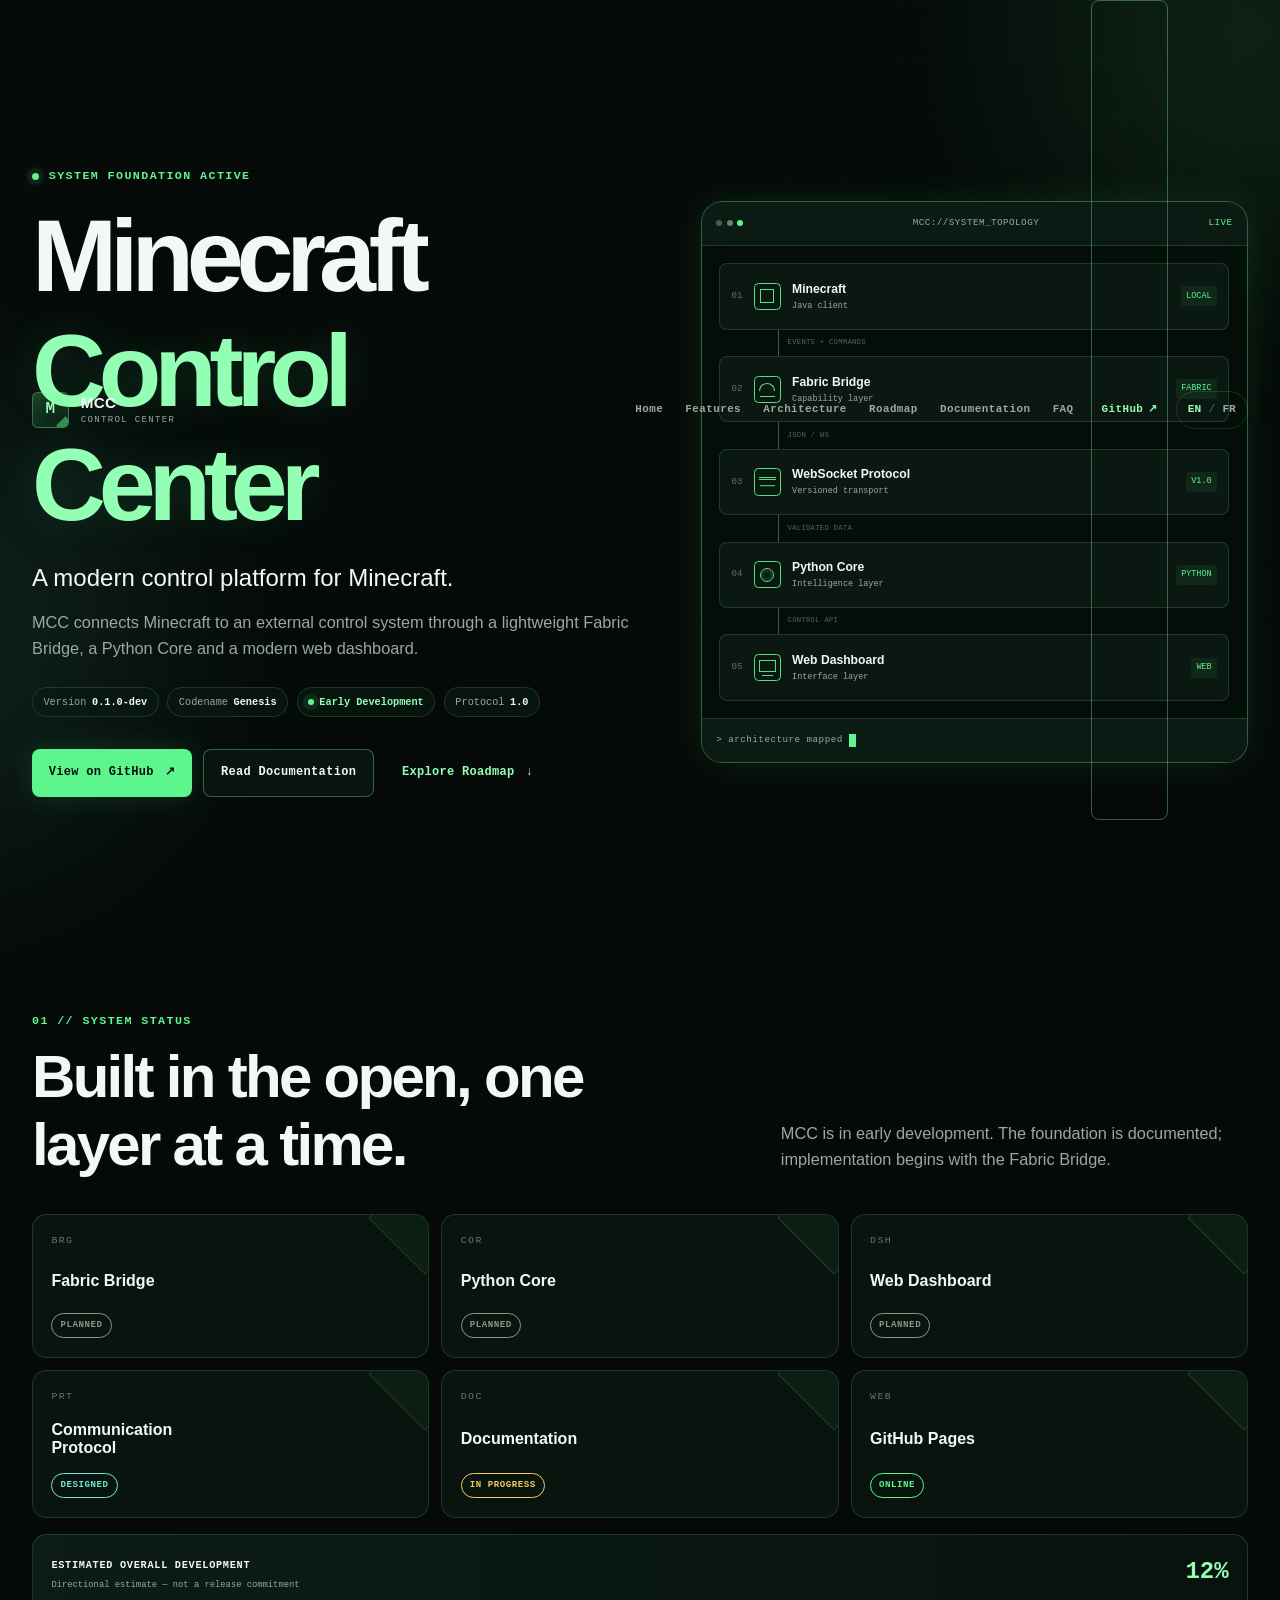
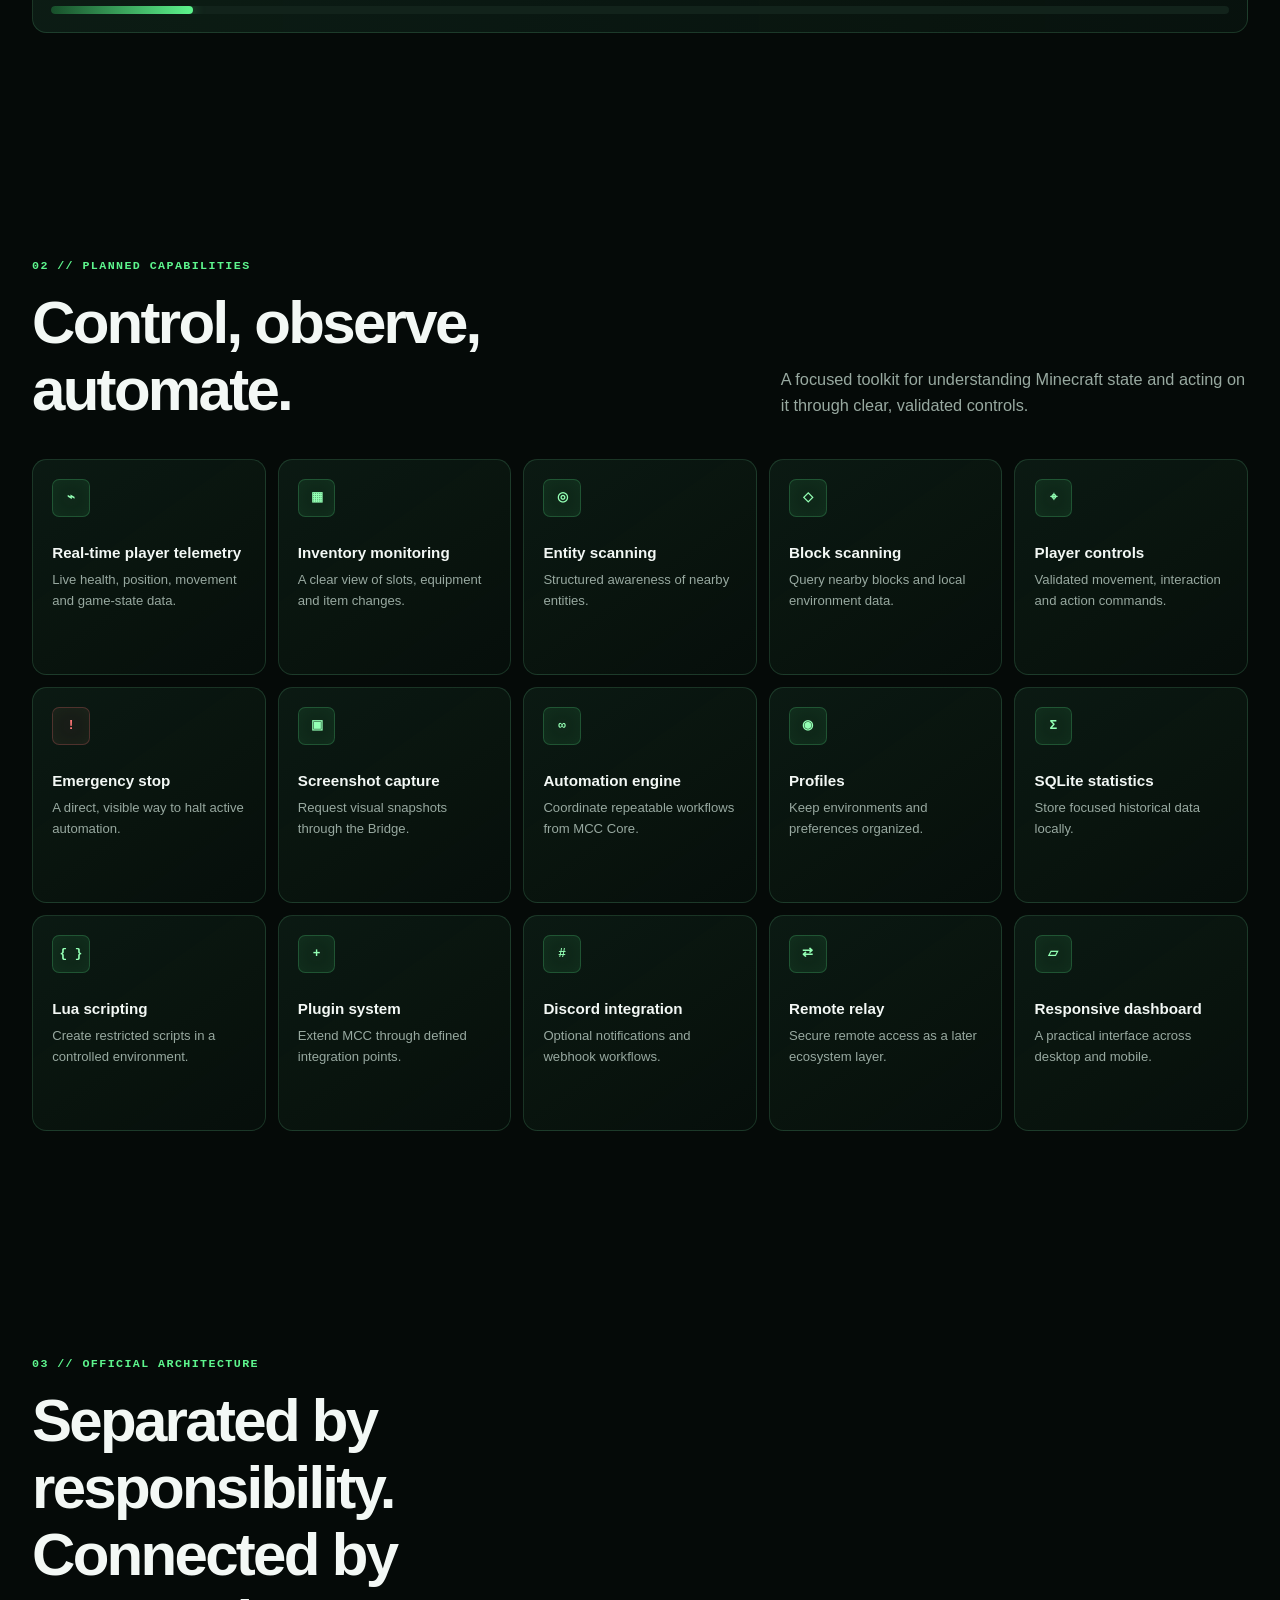
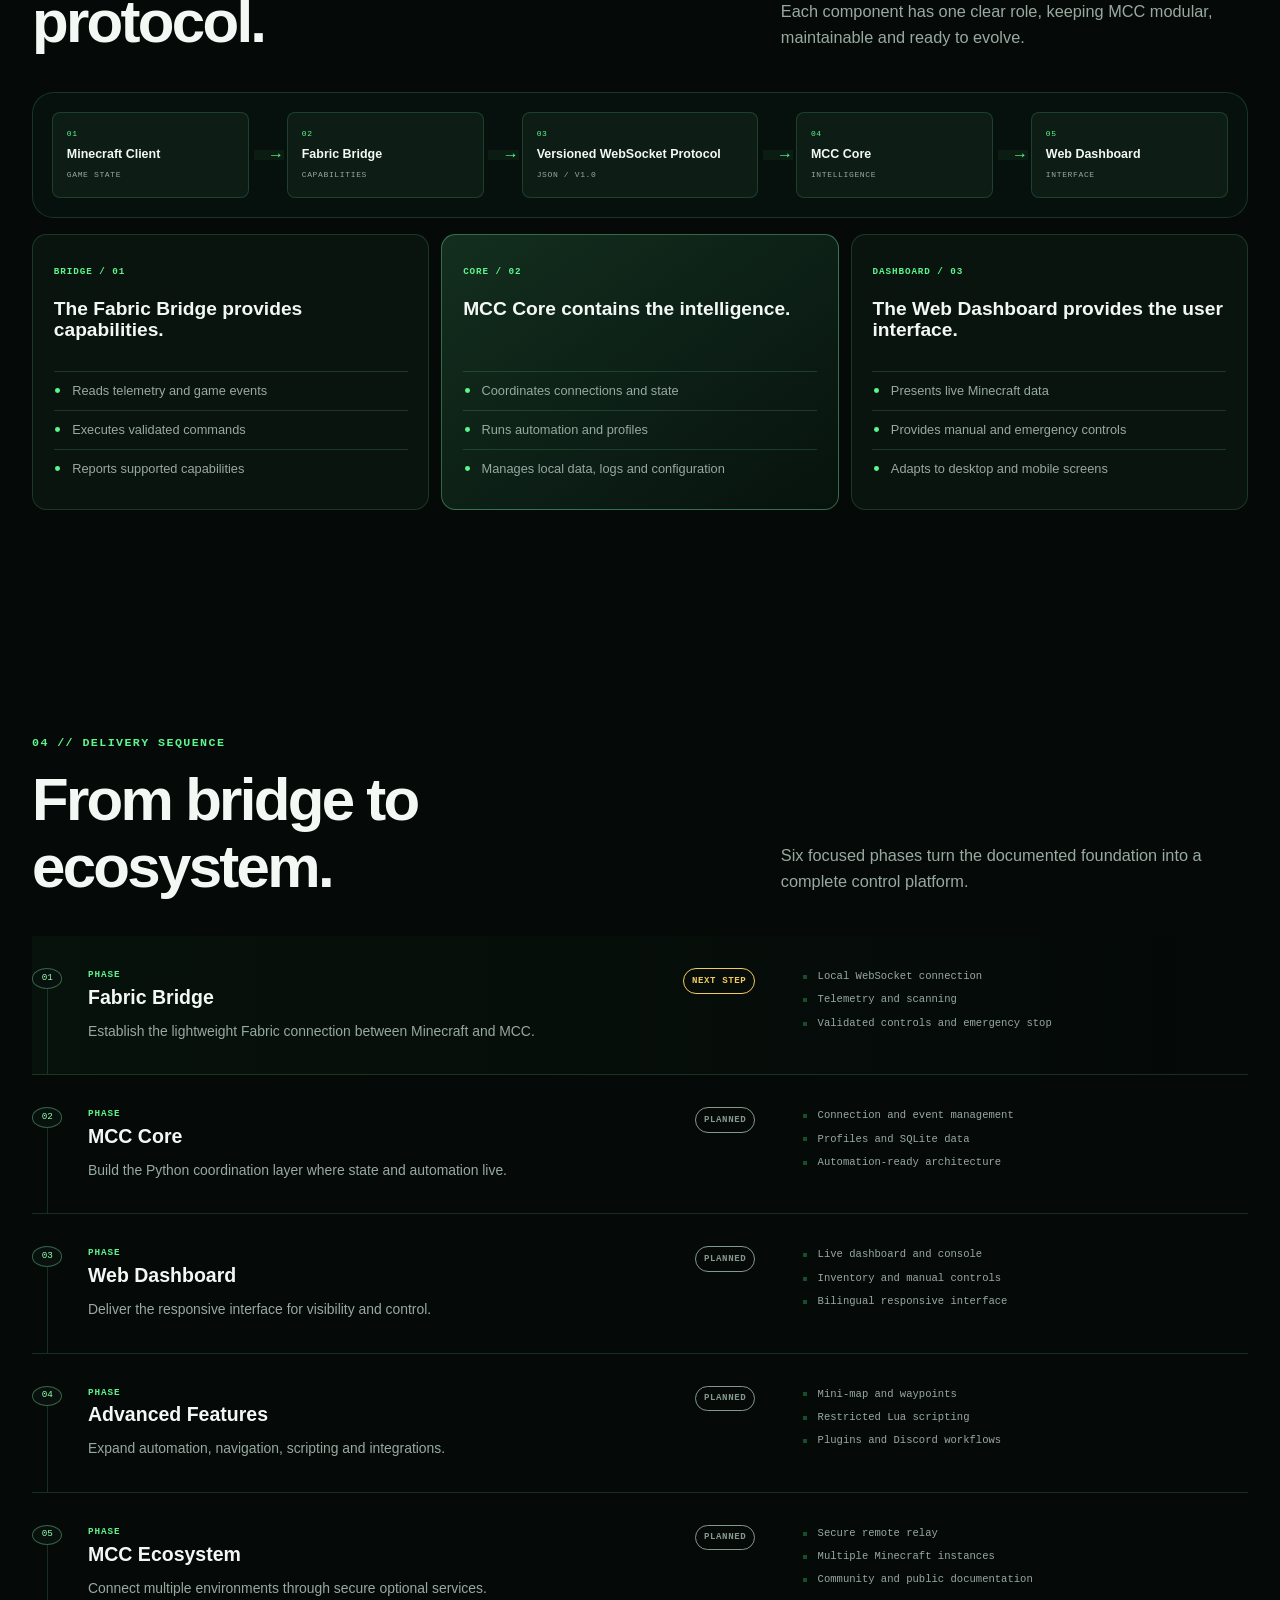
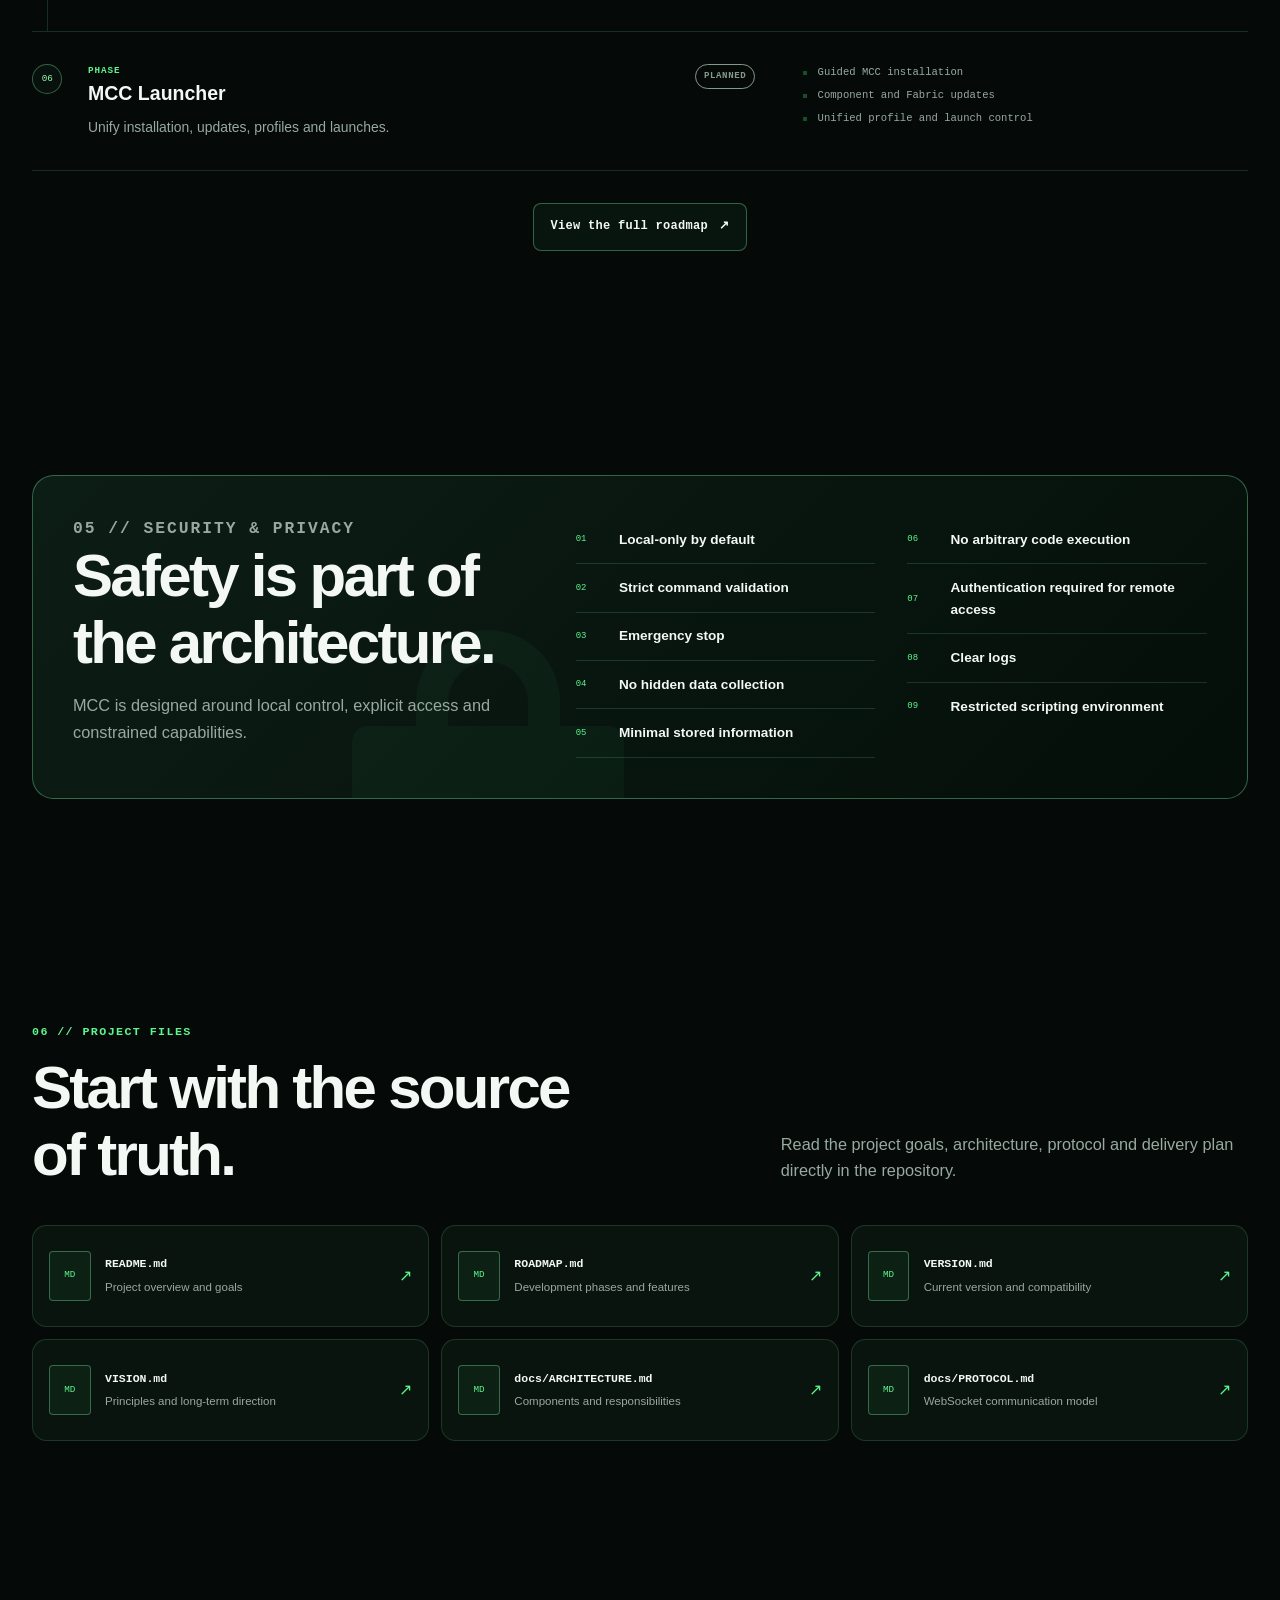
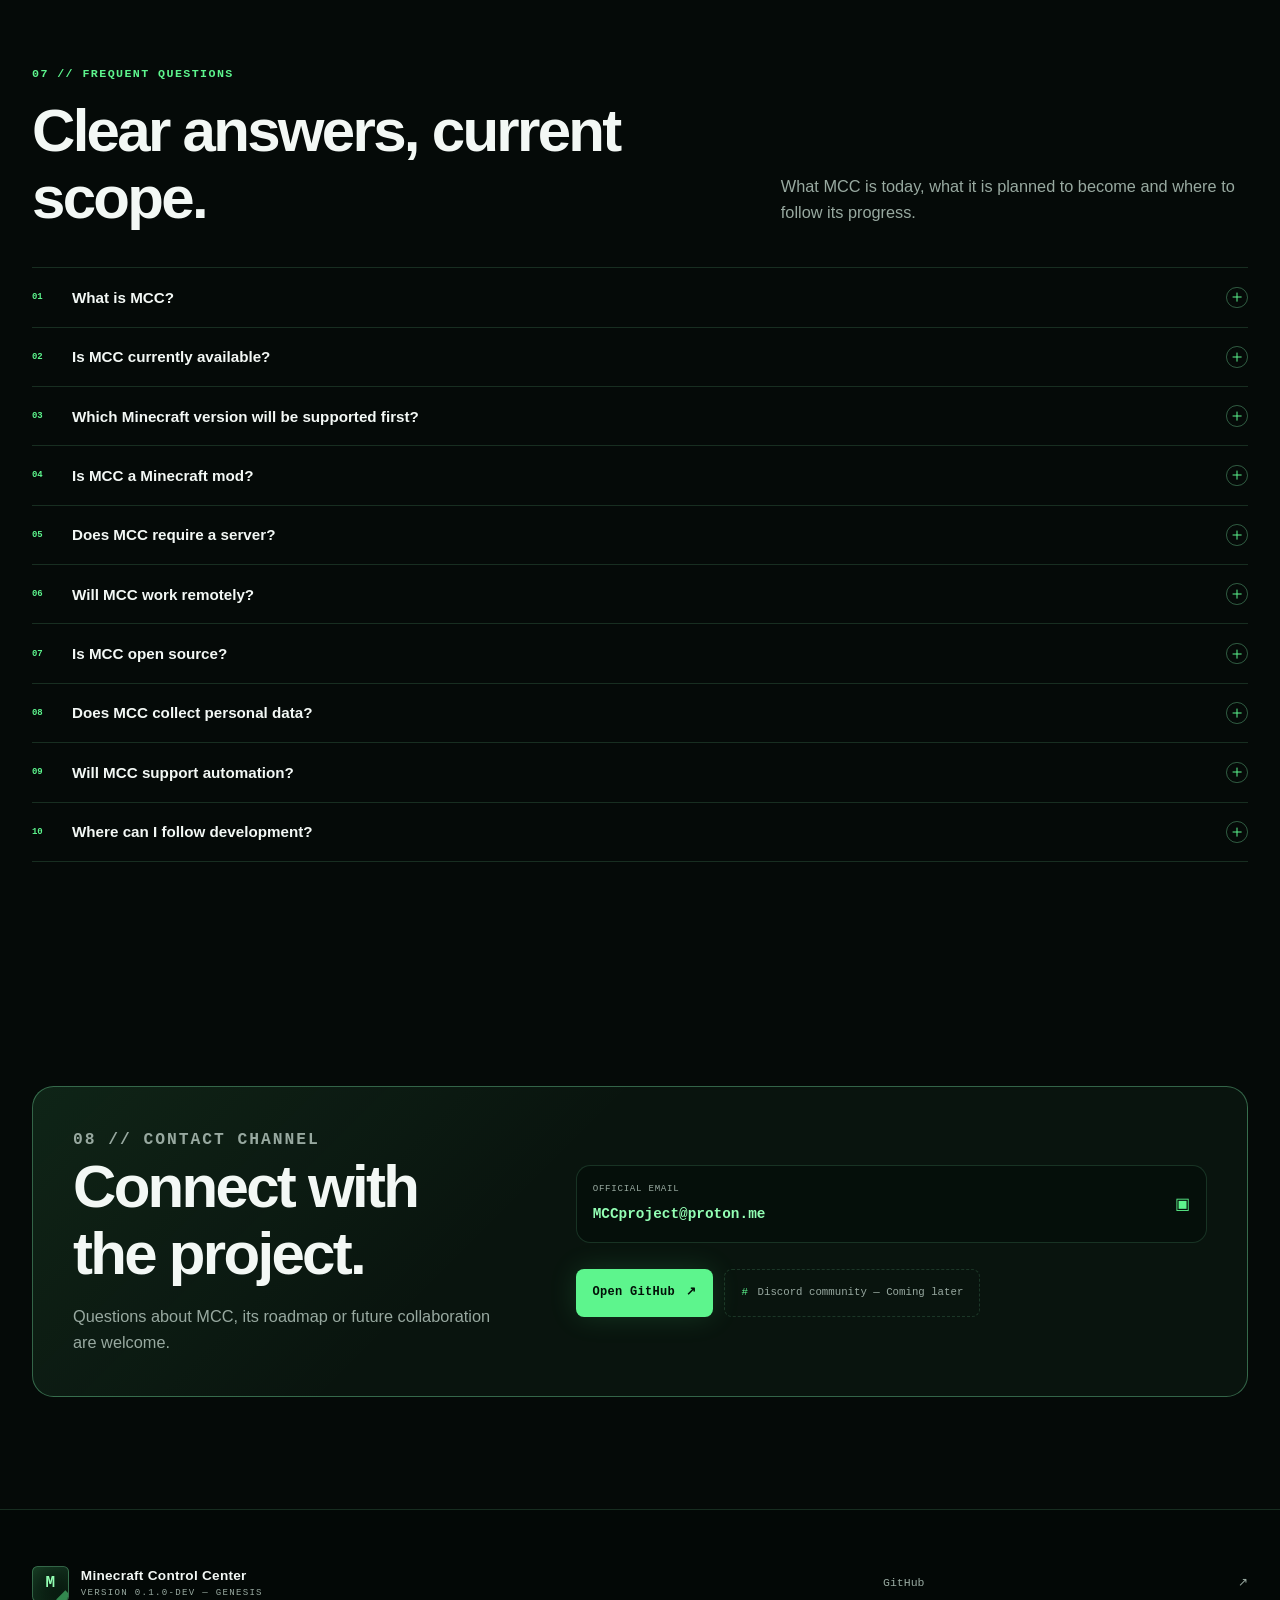
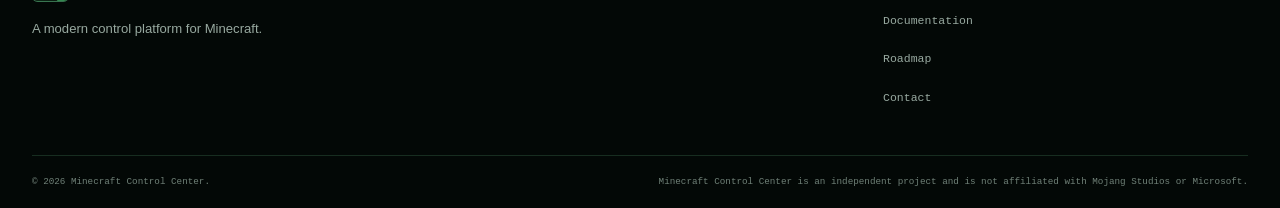
<file: index.html>
<!doctype html>
<html lang="en">
<head>
  <meta charset="utf-8">
  <meta name="viewport" content="width=device-width, initial-scale=1">
  <title>Minecraft Control Center — A modern control platform for Minecraft</title>
  <meta name="description" content="Minecraft Control Center connects Minecraft to a lightweight Fabric Bridge, a Python Core and a modern web dashboard.">
  <meta name="theme-color" content="#07110d">
  <meta name="color-scheme" content="dark">
  <link rel="canonical" href="https://minecraftccproject.github.io/MCC/">
  <link rel="icon" type="image/svg+xml" href="./favicon.svg">
  <link rel="stylesheet" href="./style.css">

  <meta property="og:type" content="website">
  <meta property="og:site_name" content="Minecraft Control Center">
  <meta property="og:title" content="Minecraft Control Center">
  <meta property="og:description" content="A modern control platform for Minecraft.">
  <meta property="og:url" content="https://minecraftccproject.github.io/MCC/">
  <meta property="og:image" content="https://minecraftccproject.github.io/MCC/assets/site/images/og-card.png">
  <meta property="og:image:alt" content="Minecraft Control Center — connected systems, clear control">

  <meta name="twitter:card" content="summary_large_image">
  <meta name="twitter:title" content="Minecraft Control Center">
  <meta name="twitter:description" content="A modern control platform for Minecraft.">
  <meta name="twitter:image" content="https://minecraftccproject.github.io/MCC/assets/site/images/og-card.png">

  <script type="application/ld+json">
  {
    "@context": "https://schema.org",
    "@type": "SoftwareApplication",
    "name": "Minecraft Control Center",
    "alternateName": "MCC",
    "description": "A modern control platform for Minecraft.",
    "applicationCategory": "DeveloperApplication",
    "operatingSystem": "Cross-platform",
    "softwareVersion": "0.1.0-dev",
    "url": "https://minecraftccproject.github.io/MCC/",
    "codeRepository": "https://github.com/MinecraftCCProject/MCC"
  }
  </script>
  <script src="./script.js" defer></script>
</head>
<body>
  <a class="skip-link" href="#main-content" data-i18n="accessibility.skip">Skip to content</a>

  <div class="page-grid" aria-hidden="true"></div>
  <div class="page-glow page-glow--one" aria-hidden="true"></div>
  <div class="page-glow page-glow--two" aria-hidden="true"></div>

  <header class="site-header" data-header>
    <div class="nav-shell">
      <a class="brand" href="#home" aria-label="Minecraft Control Center home" data-i18n-aria-label="nav.homeLabel">
        <span class="brand-mark" aria-hidden="true"><span>M</span></span>
        <span class="brand-copy">
          <strong>MCC</strong>
          <small>CONTROL CENTER</small>
        </span>
      </a>

      <button class="nav-toggle" type="button" aria-expanded="false" aria-controls="site-navigation" aria-label="Open navigation" data-i18n-aria-label="nav.open">
        <span></span><span></span><span></span>
      </button>

      <nav class="site-nav" id="site-navigation" aria-label="Primary navigation" data-i18n-aria-label="nav.primary">
        <a href="#home" data-i18n="nav.home">Home</a>
        <a href="#features" data-i18n="nav.features">Features</a>
        <a href="#architecture" data-i18n="nav.architecture">Architecture</a>
        <a href="#roadmap" data-i18n="nav.roadmap">Roadmap</a>
        <a href="#documentation" data-i18n="nav.documentation">Documentation</a>
        <a href="#faq" data-i18n="nav.faq">FAQ</a>
        <a class="nav-github" href="https://github.com/MinecraftCCProject/MCC" target="_blank" rel="noreferrer">
          <span data-i18n="nav.github">GitHub</span><span aria-hidden="true">↗</span>
        </a>
      </nav>

      <div class="language-switcher" role="group" aria-label="Language" data-i18n-aria-label="language.label">
        <button type="button" data-language="en" aria-pressed="true">EN</button>
        <span aria-hidden="true">/</span>
        <button type="button" data-language="fr" aria-pressed="false">FR</button>
      </div>
    </div>
  </header>

  <main id="main-content">
    <section class="hero section-shell" id="home" aria-labelledby="hero-title">
      <div class="hero-copy reveal">
        <p class="eyebrow"><span class="pulse-dot" aria-hidden="true"></span><span data-i18n="hero.eyebrow">SYSTEM FOUNDATION ACTIVE</span></p>
        <h1 id="hero-title">Minecraft<br><span>Control Center</span></h1>
        <p class="hero-tagline" data-i18n="hero.tagline">A modern control platform for Minecraft.</p>
        <p class="hero-description" data-i18n="hero.description">MCC connects Minecraft to an external control system through a lightweight Fabric Bridge, a Python Core and a modern web dashboard.</p>

        <div class="badge-row" aria-label="Project metadata" data-i18n-aria-label="hero.metadata">
          <span class="meta-badge"><span data-i18n="common.version">Version</span> <strong>0.1.0-dev</strong></span>
          <span class="meta-badge"><span data-i18n="common.codename">Codename</span> <strong>Genesis</strong></span>
          <span class="meta-badge meta-badge--status"><span class="status-dot" aria-hidden="true"></span><strong data-i18n="common.earlyDevelopment">Early Development</strong></span>
          <span class="meta-badge"><span data-i18n="common.protocol">Protocol</span> <strong>1.0</strong></span>
        </div>

        <div class="button-row">
          <a class="button button--primary" href="https://github.com/MinecraftCCProject/MCC" target="_blank" rel="noreferrer">
            <span data-i18n="hero.githubButton">View on GitHub</span><span aria-hidden="true">↗</span>
          </a>
          <a class="button button--secondary" href="#documentation" data-i18n="hero.docsButton">Read Documentation</a>
          <a class="text-link" href="#roadmap"><span data-i18n="hero.roadmapButton">Explore Roadmap</span><span aria-hidden="true">↓</span></a>
        </div>
      </div>

      <div class="hero-visual reveal" aria-label="Minecraft Control Center data flow" data-i18n-aria-label="hero.flowLabel">
        <div class="terminal-panel">
          <div class="terminal-bar">
            <span class="terminal-dots" aria-hidden="true"><i></i><i></i><i></i></span>
            <span>MCC://SYSTEM_TOPOLOGY</span>
            <span class="terminal-state" data-i18n="hero.live">LIVE</span>
          </div>
          <div class="flow-stack">
            <div class="flow-node">
              <span class="node-index">01</span>
              <span class="node-icon icon-cube" aria-hidden="true"></span>
              <span class="node-copy"><strong>Minecraft</strong><small data-i18n="hero.flowClient">Java client</small></span>
              <span class="node-state" data-i18n="hero.local">LOCAL</span>
            </div>
            <div class="flow-connector"><span aria-hidden="true"></span><small>EVENTS + COMMANDS</small></div>
            <div class="flow-node">
              <span class="node-index">02</span>
              <span class="node-icon icon-bridge" aria-hidden="true"></span>
              <span class="node-copy"><strong>Fabric Bridge</strong><small data-i18n="hero.flowCapabilities">Capability layer</small></span>
              <span class="node-state">FABRIC</span>
            </div>
            <div class="flow-connector"><span aria-hidden="true"></span><small>JSON / WS</small></div>
            <div class="flow-node">
              <span class="node-index">03</span>
              <span class="node-icon icon-protocol" aria-hidden="true"></span>
              <span class="node-copy"><strong>WebSocket Protocol</strong><small data-i18n="hero.flowProtocol">Versioned transport</small></span>
              <span class="node-state">V1.0</span>
            </div>
            <div class="flow-connector"><span aria-hidden="true"></span><small>VALIDATED DATA</small></div>
            <div class="flow-node">
              <span class="node-index">04</span>
              <span class="node-icon icon-core" aria-hidden="true"></span>
              <span class="node-copy"><strong>Python Core</strong><small data-i18n="hero.flowIntelligence">Intelligence layer</small></span>
              <span class="node-state">PYTHON</span>
            </div>
            <div class="flow-connector"><span aria-hidden="true"></span><small>CONTROL API</small></div>
            <div class="flow-node">
              <span class="node-index">05</span>
              <span class="node-icon icon-dashboard" aria-hidden="true"></span>
              <span class="node-copy"><strong>Web Dashboard</strong><small data-i18n="hero.flowInterface">Interface layer</small></span>
              <span class="node-state">WEB</span>
            </div>
          </div>
          <div class="terminal-footer"><span>&gt; <span data-i18n="hero.terminalMessage">architecture mapped</span></span><span class="terminal-cursor" aria-hidden="true"></span></div>
        </div>
      </div>
    </section>

    <section class="section section-shell" id="status" aria-labelledby="status-title">
      <div class="section-heading reveal">
        <div>
          <p class="section-tag">01 // <span data-i18n="status.tag">SYSTEM STATUS</span></p>
          <h2 id="status-title" data-i18n="status.title">Built in the open, one layer at a time.</h2>
        </div>
        <p data-i18n="status.intro">MCC is in early development. The foundation is documented; implementation begins with the Fabric Bridge.</p>
      </div>

      <div class="status-grid">
        <article class="status-card reveal"><span class="component-code">BRG</span><h3>Fabric Bridge</h3><span class="status-pill status-pill--planned" data-i18n="status.planned">Planned</span></article>
        <article class="status-card reveal"><span class="component-code">COR</span><h3>Python Core</h3><span class="status-pill status-pill--planned" data-i18n="status.planned">Planned</span></article>
        <article class="status-card reveal"><span class="component-code">DSH</span><h3>Web Dashboard</h3><span class="status-pill status-pill--planned" data-i18n="status.planned">Planned</span></article>
        <article class="status-card reveal"><span class="component-code">PRT</span><h3 data-i18n="status.protocolName">Communication Protocol</h3><span class="status-pill status-pill--designed" data-i18n="status.designed">Designed</span></article>
        <article class="status-card reveal"><span class="component-code">DOC</span><h3 data-i18n="status.documentationName">Documentation</h3><span class="status-pill status-pill--progress" data-i18n="status.inProgress">In Progress</span></article>
        <article class="status-card reveal"><span class="component-code">WEB</span><h3>GitHub Pages</h3><span class="status-pill status-pill--online" data-i18n="status.online">Online</span></article>
      </div>

      <div class="progress-panel reveal">
        <div class="progress-copy">
          <div><span data-i18n="status.estimate">ESTIMATED OVERALL DEVELOPMENT</span><small data-i18n="status.estimateNote">Directional estimate — not a release commitment</small></div>
          <strong>12%</strong>
        </div>
        <div class="progress-track" role="progressbar" aria-valuemin="0" aria-valuemax="100" aria-valuenow="12" aria-label="Estimated overall development: 12 percent" data-i18n-aria-label="status.progressLabel"><span></span></div>
      </div>
    </section>

    <section class="section section-shell" id="features" aria-labelledby="features-title">
      <div class="section-heading reveal">
        <div>
          <p class="section-tag">02 // <span data-i18n="features.tag">PLANNED CAPABILITIES</span></p>
          <h2 id="features-title" data-i18n="features.title">Control, observe, automate.</h2>
        </div>
        <p data-i18n="features.intro">A focused toolkit for understanding Minecraft state and acting on it through clear, validated controls.</p>
      </div>

      <div class="feature-grid">
        <article class="feature-card reveal"><span class="feature-icon" aria-hidden="true">⌁</span><h3 data-i18n="features.telemetry.title">Real-time player telemetry</h3><p data-i18n="features.telemetry.text">Live health, position, movement and game-state data.</p></article>
        <article class="feature-card reveal"><span class="feature-icon" aria-hidden="true">▦</span><h3 data-i18n="features.inventory.title">Inventory monitoring</h3><p data-i18n="features.inventory.text">A clear view of slots, equipment and item changes.</p></article>
        <article class="feature-card reveal"><span class="feature-icon" aria-hidden="true">◎</span><h3 data-i18n="features.entities.title">Entity scanning</h3><p data-i18n="features.entities.text">Structured awareness of nearby entities.</p></article>
        <article class="feature-card reveal"><span class="feature-icon" aria-hidden="true">◇</span><h3 data-i18n="features.blocks.title">Block scanning</h3><p data-i18n="features.blocks.text">Query nearby blocks and local environment data.</p></article>
        <article class="feature-card reveal"><span class="feature-icon" aria-hidden="true">⌖</span><h3 data-i18n="features.controls.title">Player controls</h3><p data-i18n="features.controls.text">Validated movement, interaction and action commands.</p></article>
        <article class="feature-card reveal"><span class="feature-icon feature-icon--alert" aria-hidden="true">!</span><h3 data-i18n="features.stop.title">Emergency stop</h3><p data-i18n="features.stop.text">A direct, visible way to halt active automation.</p></article>
        <article class="feature-card reveal"><span class="feature-icon" aria-hidden="true">▣</span><h3 data-i18n="features.screenshot.title">Screenshot capture</h3><p data-i18n="features.screenshot.text">Request visual snapshots through the Bridge.</p></article>
        <article class="feature-card reveal"><span class="feature-icon" aria-hidden="true">∞</span><h3 data-i18n="features.automation.title">Automation engine</h3><p data-i18n="features.automation.text">Coordinate repeatable workflows from MCC Core.</p></article>
        <article class="feature-card reveal"><span class="feature-icon" aria-hidden="true">◉</span><h3 data-i18n="features.profiles.title">Profiles</h3><p data-i18n="features.profiles.text">Keep environments and preferences organized.</p></article>
        <article class="feature-card reveal"><span class="feature-icon" aria-hidden="true">Σ</span><h3 data-i18n="features.statistics.title">SQLite statistics</h3><p data-i18n="features.statistics.text">Store focused historical data locally.</p></article>
        <article class="feature-card reveal"><span class="feature-icon" aria-hidden="true">{ }</span><h3 data-i18n="features.lua.title">Lua scripting</h3><p data-i18n="features.lua.text">Create restricted scripts in a controlled environment.</p></article>
        <article class="feature-card reveal"><span class="feature-icon" aria-hidden="true">+</span><h3 data-i18n="features.plugins.title">Plugin system</h3><p data-i18n="features.plugins.text">Extend MCC through defined integration points.</p></article>
        <article class="feature-card reveal"><span class="feature-icon" aria-hidden="true">#</span><h3 data-i18n="features.discord.title">Discord integration</h3><p data-i18n="features.discord.text">Optional notifications and webhook workflows.</p></article>
        <article class="feature-card reveal"><span class="feature-icon" aria-hidden="true">⇄</span><h3 data-i18n="features.relay.title">Remote relay</h3><p data-i18n="features.relay.text">Secure remote access as a later ecosystem layer.</p></article>
        <article class="feature-card reveal"><span class="feature-icon" aria-hidden="true">▱</span><h3 data-i18n="features.responsive.title">Responsive dashboard</h3><p data-i18n="features.responsive.text">A practical interface across desktop and mobile.</p></article>
      </div>
    </section>

    <section class="section section-shell" id="architecture" aria-labelledby="architecture-title">
      <div class="section-heading reveal">
        <div>
          <p class="section-tag">03 // <span data-i18n="architecture.tag">OFFICIAL ARCHITECTURE</span></p>
          <h2 id="architecture-title" data-i18n="architecture.title">Separated by responsibility. Connected by protocol.</h2>
        </div>
        <p data-i18n="architecture.intro">Each component has one clear role, keeping MCC modular, maintainable and ready to evolve.</p>
      </div>

      <div class="architecture-rail reveal" aria-label="Official MCC architecture" data-i18n-aria-label="architecture.label">
        <div class="rail-node"><span>01</span><strong>Minecraft Client</strong><small data-i18n="architecture.clientShort">GAME STATE</small></div>
        <div class="rail-link" aria-hidden="true"><i></i><span>→</span></div>
        <div class="rail-node"><span>02</span><strong>Fabric Bridge</strong><small data-i18n="architecture.bridgeShort">CAPABILITIES</small></div>
        <div class="rail-link" aria-hidden="true"><i></i><span>→</span></div>
        <div class="rail-node"><span>03</span><strong data-i18n="architecture.protocolTitle">Versioned WebSocket Protocol</strong><small>JSON / V1.0</small></div>
        <div class="rail-link" aria-hidden="true"><i></i><span>→</span></div>
        <div class="rail-node"><span>04</span><strong>MCC Core</strong><small data-i18n="architecture.coreShort">INTELLIGENCE</small></div>
        <div class="rail-link" aria-hidden="true"><i></i><span>→</span></div>
        <div class="rail-node"><span>05</span><strong>Web Dashboard</strong><small data-i18n="architecture.dashboardShort">INTERFACE</small></div>
      </div>

      <div class="principle-grid">
        <article class="principle-card reveal"><span>BRIDGE / 01</span><h3 data-i18n="architecture.bridgePrinciple">The Fabric Bridge provides capabilities.</h3><ul><li data-i18n="architecture.bridgeOne">Reads telemetry and game events</li><li data-i18n="architecture.bridgeTwo">Executes validated commands</li><li data-i18n="architecture.bridgeThree">Reports supported capabilities</li></ul></article>
        <article class="principle-card principle-card--featured reveal"><span>CORE / 02</span><h3 data-i18n="architecture.corePrinciple">MCC Core contains the intelligence.</h3><ul><li data-i18n="architecture.coreOne">Coordinates connections and state</li><li data-i18n="architecture.coreTwo">Runs automation and profiles</li><li data-i18n="architecture.coreThree">Manages local data, logs and configuration</li></ul></article>
        <article class="principle-card reveal"><span>DASHBOARD / 03</span><h3 data-i18n="architecture.dashboardPrinciple">The Web Dashboard provides the user interface.</h3><ul><li data-i18n="architecture.dashboardOne">Presents live Minecraft data</li><li data-i18n="architecture.dashboardTwo">Provides manual and emergency controls</li><li data-i18n="architecture.dashboardThree">Adapts to desktop and mobile screens</li></ul></article>
      </div>
    </section>

    <section class="section section-shell" id="roadmap" aria-labelledby="roadmap-title">
      <div class="section-heading reveal">
        <div>
          <p class="section-tag">04 // <span data-i18n="roadmap.tag">DELIVERY SEQUENCE</span></p>
          <h2 id="roadmap-title" data-i18n="roadmap.title">From bridge to ecosystem.</h2>
        </div>
        <p data-i18n="roadmap.intro">Six focused phases turn the documented foundation into a complete control platform.</p>
      </div>

      <div class="roadmap-list">
        <article class="roadmap-item roadmap-item--next reveal">
          <div class="phase-marker"><span>01</span><i aria-hidden="true"></i></div>
          <div class="phase-main"><div class="phase-heading"><div><p data-i18n="roadmap.phase">PHASE 1</p><h3>Fabric Bridge</h3></div><span class="status-pill status-pill--next" data-i18n="roadmap.next">Next Step</span></div><p data-i18n="roadmap.one.summary">Establish the lightweight Fabric connection between Minecraft and MCC.</p></div>
          <ul><li data-i18n="roadmap.one.itemOne">Local WebSocket connection</li><li data-i18n="roadmap.one.itemTwo">Telemetry and scanning</li><li data-i18n="roadmap.one.itemThree">Validated controls and emergency stop</li></ul>
        </article>
        <article class="roadmap-item reveal">
          <div class="phase-marker"><span>02</span><i aria-hidden="true"></i></div>
          <div class="phase-main"><div class="phase-heading"><div><p data-i18n="roadmap.phase">PHASE 2</p><h3>MCC Core</h3></div><span class="status-pill status-pill--planned" data-i18n="status.planned">Planned</span></div><p data-i18n="roadmap.two.summary">Build the Python coordination layer where state and automation live.</p></div>
          <ul><li data-i18n="roadmap.two.itemOne">Connection and event management</li><li data-i18n="roadmap.two.itemTwo">Profiles and SQLite data</li><li data-i18n="roadmap.two.itemThree">Automation-ready architecture</li></ul>
        </article>
        <article class="roadmap-item reveal">
          <div class="phase-marker"><span>03</span><i aria-hidden="true"></i></div>
          <div class="phase-main"><div class="phase-heading"><div><p data-i18n="roadmap.phase">PHASE 3</p><h3>Web Dashboard</h3></div><span class="status-pill status-pill--planned" data-i18n="status.planned">Planned</span></div><p data-i18n="roadmap.three.summary">Deliver the responsive interface for visibility and control.</p></div>
          <ul><li data-i18n="roadmap.three.itemOne">Live dashboard and console</li><li data-i18n="roadmap.three.itemTwo">Inventory and manual controls</li><li data-i18n="roadmap.three.itemThree">Bilingual responsive interface</li></ul>
        </article>
        <article class="roadmap-item reveal">
          <div class="phase-marker"><span>04</span><i aria-hidden="true"></i></div>
          <div class="phase-main"><div class="phase-heading"><div><p data-i18n="roadmap.phase">PHASE 4</p><h3 data-i18n="roadmap.four.title">Advanced Features</h3></div><span class="status-pill status-pill--planned" data-i18n="status.planned">Planned</span></div><p data-i18n="roadmap.four.summary">Expand automation, navigation, scripting and integrations.</p></div>
          <ul><li data-i18n="roadmap.four.itemOne">Mini-map and waypoints</li><li data-i18n="roadmap.four.itemTwo">Restricted Lua scripting</li><li data-i18n="roadmap.four.itemThree">Plugins and Discord workflows</li></ul>
        </article>
        <article class="roadmap-item reveal">
          <div class="phase-marker"><span>05</span><i aria-hidden="true"></i></div>
          <div class="phase-main"><div class="phase-heading"><div><p data-i18n="roadmap.phase">PHASE 5</p><h3>MCC Ecosystem</h3></div><span class="status-pill status-pill--planned" data-i18n="status.planned">Planned</span></div><p data-i18n="roadmap.five.summary">Connect multiple environments through secure optional services.</p></div>
          <ul><li data-i18n="roadmap.five.itemOne">Secure remote relay</li><li data-i18n="roadmap.five.itemTwo">Multiple Minecraft instances</li><li data-i18n="roadmap.five.itemThree">Community and public documentation</li></ul>
        </article>
        <article class="roadmap-item reveal">
          <div class="phase-marker"><span>06</span></div>
          <div class="phase-main"><div class="phase-heading"><div><p data-i18n="roadmap.phase">PHASE 6</p><h3>MCC Launcher</h3></div><span class="status-pill status-pill--planned" data-i18n="status.planned">Planned</span></div><p data-i18n="roadmap.six.summary">Unify installation, updates, profiles and launches.</p></div>
          <ul><li data-i18n="roadmap.six.itemOne">Guided MCC installation</li><li data-i18n="roadmap.six.itemTwo">Component and Fabric updates</li><li data-i18n="roadmap.six.itemThree">Unified profile and launch control</li></ul>
        </article>
      </div>

      <div class="section-action reveal"><a class="button button--secondary" href="https://github.com/MinecraftCCProject/MCC/blob/main/ROADMAP.md" target="_blank" rel="noreferrer"><span data-i18n="roadmap.full">View the full roadmap</span><span aria-hidden="true">↗</span></a></div>
    </section>

    <section class="section section-shell" id="security" aria-labelledby="security-title">
      <div class="security-panel reveal">
        <div class="security-intro">
          <p class="section-tag">05 // <span data-i18n="security.tag">SECURITY &amp; PRIVACY</span></p>
          <h2 id="security-title" data-i18n="security.title">Safety is part of the architecture.</h2>
          <p data-i18n="security.intro">MCC is designed around local control, explicit access and constrained capabilities.</p>
          <div class="security-lock" aria-hidden="true"><span></span></div>
        </div>
        <ul class="security-list">
          <li><span>01</span><strong data-i18n="security.local">Local-only by default</strong></li>
          <li><span>02</span><strong data-i18n="security.validation">Strict command validation</strong></li>
          <li><span>03</span><strong data-i18n="security.stop">Emergency stop</strong></li>
          <li><span>04</span><strong data-i18n="security.collection">No hidden data collection</strong></li>
          <li><span>05</span><strong data-i18n="security.minimal">Minimal stored information</strong></li>
          <li><span>06</span><strong data-i18n="security.execution">No arbitrary code execution</strong></li>
          <li><span>07</span><strong data-i18n="security.auth">Authentication required for remote access</strong></li>
          <li><span>08</span><strong data-i18n="security.logs">Clear logs</strong></li>
          <li><span>09</span><strong data-i18n="security.scripting">Restricted scripting environment</strong></li>
        </ul>
      </div>
    </section>

    <section class="section section-shell" id="documentation" aria-labelledby="documentation-title">
      <div class="section-heading reveal">
        <div>
          <p class="section-tag">06 // <span data-i18n="documentation.tag">PROJECT FILES</span></p>
          <h2 id="documentation-title" data-i18n="documentation.title">Start with the source of truth.</h2>
        </div>
        <p data-i18n="documentation.intro">Read the project goals, architecture, protocol and delivery plan directly in the repository.</p>
      </div>

      <div class="docs-grid">
        <a class="doc-card reveal" href="https://github.com/MinecraftCCProject/MCC/blob/main/README.md" target="_blank" rel="noreferrer"><span class="doc-type">MD</span><span><strong>README.md</strong><small data-i18n="documentation.readme">Project overview and goals</small></span><i aria-hidden="true">↗</i></a>
        <a class="doc-card reveal" href="https://github.com/MinecraftCCProject/MCC/blob/main/ROADMAP.md" target="_blank" rel="noreferrer"><span class="doc-type">MD</span><span><strong>ROADMAP.md</strong><small data-i18n="documentation.roadmap">Development phases and features</small></span><i aria-hidden="true">↗</i></a>
        <a class="doc-card reveal" href="https://github.com/MinecraftCCProject/MCC/blob/main/version.md" target="_blank" rel="noreferrer"><span class="doc-type">MD</span><span><strong>VERSION.md</strong><small data-i18n="documentation.version">Current version and compatibility</small></span><i aria-hidden="true">↗</i></a>
        <a class="doc-card reveal" href="https://github.com/MinecraftCCProject/MCC/blob/main/VISION.md" target="_blank" rel="noreferrer"><span class="doc-type">MD</span><span><strong>VISION.md</strong><small data-i18n="documentation.vision">Principles and long-term direction</small></span><i aria-hidden="true">↗</i></a>
        <a class="doc-card reveal" href="https://github.com/MinecraftCCProject/MCC/blob/main/docs/ARCHITECTURE.md" target="_blank" rel="noreferrer"><span class="doc-type">MD</span><span><strong>docs/ARCHITECTURE.md</strong><small data-i18n="documentation.architecture">Components and responsibilities</small></span><i aria-hidden="true">↗</i></a>
        <a class="doc-card reveal" href="https://github.com/MinecraftCCProject/MCC/blob/main/docs/PROTOCOL.md" target="_blank" rel="noreferrer"><span class="doc-type">MD</span><span><strong>docs/PROTOCOL.md</strong><small data-i18n="documentation.protocol">WebSocket communication model</small></span><i aria-hidden="true">↗</i></a>
      </div>
    </section>

    <section class="section section-shell" id="faq" aria-labelledby="faq-title">
      <div class="section-heading reveal">
        <div>
          <p class="section-tag">07 // <span data-i18n="faq.tag">FREQUENT QUESTIONS</span></p>
          <h2 id="faq-title" data-i18n="faq.title">Clear answers, current scope.</h2>
        </div>
        <p data-i18n="faq.intro">What MCC is today, what it is planned to become and where to follow its progress.</p>
      </div>

      <div class="faq-list">
        <article class="faq-item reveal"><h3><button type="button" aria-expanded="false" aria-controls="faq-answer-1"><span><small>01</small><span data-i18n="faq.one.question">What is MCC?</span></span><i aria-hidden="true"></i></button></h3><div class="faq-answer" id="faq-answer-1" hidden><p data-i18n="faq.one.answer">Minecraft Control Center is a planned external control platform that connects a Minecraft client to a Python Core and a modern web dashboard through a lightweight Fabric Bridge.</p></div></article>
        <article class="faq-item reveal"><h3><button type="button" aria-expanded="false" aria-controls="faq-answer-2"><span><small>02</small><span data-i18n="faq.two.question">Is MCC currently available?</span></span><i aria-hidden="true"></i></button></h3><div class="faq-answer" id="faq-answer-2" hidden><p data-i18n="faq.two.answer">Not yet. MCC is currently in early development, with work focused on architecture, documentation and protocol design.</p></div></article>
        <article class="faq-item reveal"><h3><button type="button" aria-expanded="false" aria-controls="faq-answer-3"><span><small>03</small><span data-i18n="faq.three.question">Which Minecraft version will be supported first?</span></span><i aria-hidden="true"></i></button></h3><div class="faq-answer" id="faq-answer-3" hidden><p data-i18n="faq.three.answer">The first version targets Minecraft Java 1.21.11 with Fabric.</p></div></article>
        <article class="faq-item reveal"><h3><button type="button" aria-expanded="false" aria-controls="faq-answer-4"><span><small>04</small><span data-i18n="faq.four.question">Is MCC a Minecraft mod?</span></span><i aria-hidden="true"></i></button></h3><div class="faq-answer" id="faq-answer-4" hidden><p data-i18n="faq.four.answer">MCC includes a Fabric mod, but the complete project also includes a Python Core and a web dashboard.</p></div></article>
        <article class="faq-item reveal"><h3><button type="button" aria-expanded="false" aria-controls="faq-answer-5"><span><small>05</small><span data-i18n="faq.five.question">Does MCC require a server?</span></span><i aria-hidden="true"></i></button></h3><div class="faq-answer" id="faq-answer-5" hidden><p data-i18n="faq.five.answer">No dedicated server is planned for normal use. MCC is designed to run locally by default alongside the Minecraft client.</p></div></article>
        <article class="faq-item reveal"><h3><button type="button" aria-expanded="false" aria-controls="faq-answer-6"><span><small>06</small><span data-i18n="faq.six.question">Will MCC work remotely?</span></span><i aria-hidden="true"></i></button></h3><div class="faq-answer" id="faq-answer-6" hidden><p data-i18n="faq.six.answer">Secure remote access is planned for a later ecosystem phase. It will require authentication and will remain optional.</p></div></article>
        <article class="faq-item reveal"><h3><button type="button" aria-expanded="false" aria-controls="faq-answer-7"><span><small>07</small><span data-i18n="faq.seven.question">Is MCC open source?</span></span><i aria-hidden="true"></i></button></h3><div class="faq-answer" id="faq-answer-7" hidden><p data-i18n="faq.seven.answer">The repository is publicly accessible. Distribution and licensing terms will be defined separately.</p></div></article>
        <article class="faq-item reveal"><h3><button type="button" aria-expanded="false" aria-controls="faq-answer-8"><span><small>08</small><span data-i18n="faq.eight.question">Does MCC collect personal data?</span></span><i aria-hidden="true"></i></button></h3><div class="faq-answer" id="faq-answer-8" hidden><p data-i18n="faq.eight.answer">MCC is designed with no hidden data collection and minimal local storage. Clear logs will make system activity visible.</p></div></article>
        <article class="faq-item reveal"><h3><button type="button" aria-expanded="false" aria-controls="faq-answer-9"><span><small>09</small><span data-i18n="faq.nine.question">Will MCC support automation?</span></span><i aria-hidden="true"></i></button></h3><div class="faq-answer" id="faq-answer-9" hidden><p data-i18n="faq.nine.answer">Yes. Automation is a core goal, with workflows managed by MCC Core and a restricted scripting environment planned for a later phase.</p></div></article>
        <article class="faq-item reveal"><h3><button type="button" aria-expanded="false" aria-controls="faq-answer-10"><span><small>10</small><span data-i18n="faq.ten.question">Where can I follow development?</span></span><i aria-hidden="true"></i></button></h3><div class="faq-answer" id="faq-answer-10" hidden><p data-i18n="faq.ten.answer">Follow the public GitHub repository and its roadmap for the latest project updates.</p></div></article>
      </div>
    </section>

    <section class="section section-shell" id="contact" aria-labelledby="contact-title">
      <div class="contact-panel reveal">
        <div>
          <p class="section-tag">08 // <span data-i18n="contact.tag">CONTACT CHANNEL</span></p>
          <h2 id="contact-title" data-i18n="contact.title">Connect with the project.</h2>
          <p data-i18n="contact.intro">Questions about MCC, its roadmap or future collaboration are welcome.</p>
        </div>
        <div class="contact-actions">
          <button class="email-copy" type="button" data-email="MCCproject@proton.me" aria-label="Copy MCCproject@proton.me to clipboard" data-i18n-aria-label="contact.copyLabel">
            <span><small data-i18n="contact.emailLabel">OFFICIAL EMAIL</small><strong>MCCproject@proton.me</strong></span><i aria-hidden="true">▣</i>
          </button>
          <p class="copy-feedback" role="status" aria-live="polite"></p>
          <div class="contact-button-row">
            <a class="button button--primary" href="https://github.com/MinecraftCCProject/MCC" target="_blank" rel="noreferrer"><span data-i18n="contact.github">Open GitHub</span><span aria-hidden="true">↗</span></a>
            <span class="discord-placeholder"><i aria-hidden="true">#</i><span data-i18n="contact.discord">Discord community — Coming later</span></span>
          </div>
        </div>
      </div>
    </section>
  </main>

  <footer class="site-footer">
    <div class="section-shell footer-main">
      <div class="footer-brand">
        <a class="brand" href="#home"><span class="brand-mark" aria-hidden="true"><span>M</span></span><span class="brand-copy"><strong>Minecraft Control Center</strong><small>VERSION 0.1.0-DEV — GENESIS</small></span></a>
        <p data-i18n="footer.description">A modern control platform for Minecraft.</p>
      </div>
      <nav class="footer-links" aria-label="Footer navigation" data-i18n-aria-label="footer.navigation">
        <a href="https://github.com/MinecraftCCProject/MCC" target="_blank" rel="noreferrer">GitHub <span aria-hidden="true">↗</span></a>
        <a href="#documentation" data-i18n="nav.documentation">Documentation</a>
        <a href="#roadmap" data-i18n="nav.roadmap">Roadmap</a>
        <a href="#contact" data-i18n="footer.contact">Contact</a>
      </nav>
    </div>
    <div class="section-shell footer-bottom">
      <p>© <span data-year></span> Minecraft Control Center.</p>
      <p data-i18n="footer.legal">Minecraft Control Center is an independent project and is not affiliated with Mojang Studios or Microsoft.</p>
    </div>
  </footer>

  <button class="back-to-top" type="button" aria-label="Back to top" data-i18n-aria-label="backToTop" hidden><span aria-hidden="true">↑</span></button>
</body>
</html>
</file>
<file: style.css>
/* ========================================
   Variables
   ======================================== */
:root {
  --color-bg: #050a08;
  --color-bg-soft: #08110d;
  --color-surface: rgba(11, 24, 18, 0.76);
  --color-surface-solid: #0b1812;
  --color-surface-raised: #10221a;
  --color-border: rgba(135, 255, 183, 0.15);
  --color-border-strong: rgba(135, 255, 183, 0.34);
  --color-text: #f3f8f5;
  --color-muted: #98a9a0;
  --color-green: #5df58d;
  --color-green-bright: #93ffb4;
  --color-green-dark: #174e2a;
  --color-cyan: #6ee7d2;
  --color-amber: #f4c95d;
  --color-red: #ff7777;
  --font-sans: Inter, ui-sans-serif, -apple-system, BlinkMacSystemFont, "Segoe UI", sans-serif;
  --font-mono: "Cascadia Code", "SFMono-Regular", Consolas, "Liberation Mono", monospace;
  --shadow-glow: 0 0 36px rgba(93, 245, 141, 0.1);
  --radius-sm: 0.5rem;
  --radius-md: 0.9rem;
  --radius-lg: 1.35rem;
  --header-height: 4.5rem;
  --content-width: 76rem;
  --transition: 180ms ease;
}

/* ========================================
   Reset
   ======================================== */
*,
*::before,
*::after {
  box-sizing: border-box;
}

html {
  scroll-behavior: smooth;
  scroll-padding-top: calc(var(--header-height) + 1.5rem);
}

body {
  min-width: 20rem;
  margin: 0;
  overflow-x: hidden;
  color: var(--color-text);
  background: var(--color-bg);
  font-family: var(--font-sans);
  line-height: 1.6;
  text-rendering: optimizeLegibility;
  -webkit-font-smoothing: antialiased;
}

body.nav-open {
  overflow: hidden;
}

h1,
h2,
h3,
p,
ul {
  margin-top: 0;
}

h1,
h2,
h3 {
  line-height: 1.12;
}

a {
  color: inherit;
  text-decoration: none;
}

button,
input,
textarea,
select {
  color: inherit;
  font: inherit;
}

button {
  border: 0;
}

img,
svg {
  display: block;
  max-width: 100%;
}

::selection {
  color: #031108;
  background: var(--color-green-bright);
}

/* ========================================
   Accessibility
   ======================================== */
:focus-visible {
  outline: 3px solid var(--color-green-bright);
  outline-offset: 4px;
}

.skip-link {
  position: fixed;
  z-index: 1000;
  top: 0.75rem;
  left: 0.75rem;
  padding: 0.7rem 1rem;
  color: #031108;
  background: var(--color-green-bright);
  border-radius: var(--radius-sm);
  font-family: var(--font-mono);
  font-size: 0.8rem;
  font-weight: 700;
  transform: translateY(-160%);
  transition: transform var(--transition);
}

.skip-link:focus {
  transform: translateY(0);
}

/* ========================================
   Layout
   ======================================== */
.page-grid {
  position: fixed;
  z-index: -3;
  inset: 0;
  pointer-events: none;
  background-image:
    linear-gradient(rgba(93, 245, 141, 0.025) 1px, transparent 1px),
    linear-gradient(90deg, rgba(93, 245, 141, 0.025) 1px, transparent 1px);
  background-size: 3.5rem 3.5rem;
  mask-image: linear-gradient(to bottom, black 0%, transparent 75%);
}

.page-glow {
  position: fixed;
  z-index: -2;
  width: 28rem;
  height: 28rem;
  border-radius: 50%;
  pointer-events: none;
  filter: blur(7rem);
  opacity: 0.1;
}

.page-glow--one {
  top: -12rem;
  right: -12rem;
  background: var(--color-green);
}

.page-glow--two {
  top: 45%;
  left: -18rem;
  background: var(--color-cyan);
}

.section-shell {
  width: min(100% - 2rem, var(--content-width));
  margin-inline: auto;
}

.section {
  padding-block: 5rem;
}

.section-heading {
  display: grid;
  gap: 1rem;
  margin-bottom: 2.25rem;
}

.section-heading h2,
.security-intro h2,
.contact-panel h2 {
  max-width: 18ch;
  margin-bottom: 0;
  font-size: clamp(2rem, 8vw, 3.75rem);
  font-weight: 680;
  letter-spacing: -0.045em;
}

.section-heading > p,
.security-intro > p,
.contact-panel > div > p {
  max-width: 37rem;
  margin-bottom: 0;
  color: var(--color-muted);
  font-size: 1.02rem;
}

.section-tag,
.eyebrow {
  margin-bottom: 0.8rem;
  color: var(--color-green);
  font-family: var(--font-mono);
  font-size: 0.73rem;
  font-weight: 700;
  letter-spacing: 0.12em;
}

.reveal {
  opacity: 0;
  transform: translateY(1.25rem);
  transition: opacity 600ms ease, transform 600ms ease;
}

.reveal.is-visible {
  opacity: 1;
  transform: translateY(0);
}

/* ========================================
   Navigation
   ======================================== */
.site-header {
  position: fixed;
  z-index: 100;
  top: 0;
  right: 0;
  left: 0;
  border-bottom: 1px solid transparent;
  transition: background-color var(--transition), border-color var(--transition), backdrop-filter var(--transition);
}

.site-header.is-scrolled,
.site-header.is-open {
  border-color: var(--color-border);
  background: rgba(5, 10, 8, 0.9);
  backdrop-filter: blur(1rem);
}

.nav-shell {
  display: flex;
  align-items: center;
  width: min(100% - 2rem, var(--content-width));
  min-height: var(--header-height);
  margin-inline: auto;
}

.brand {
  display: inline-flex;
  align-items: center;
  gap: 0.75rem;
  min-width: 0;
}

.brand-mark {
  position: relative;
  display: grid;
  flex: 0 0 auto;
  width: 2.3rem;
  height: 2.3rem;
  place-items: center;
  overflow: hidden;
  color: var(--color-green-bright);
  background: linear-gradient(145deg, rgba(93, 245, 141, 0.18), rgba(93, 245, 141, 0.03));
  border: 1px solid var(--color-border-strong);
  border-radius: 0.35rem;
  box-shadow: inset 0 0 1rem rgba(93, 245, 141, 0.08);
  font-family: var(--font-mono);
  font-weight: 800;
}

.brand-mark::after {
  position: absolute;
  right: -0.25rem;
  bottom: -0.25rem;
  width: 0.8rem;
  height: 0.8rem;
  content: "";
  background: var(--color-green);
  transform: rotate(45deg);
  opacity: 0.5;
}

.brand-copy {
  display: grid;
  line-height: 1.1;
}

.brand-copy strong {
  overflow: hidden;
  font-size: 0.95rem;
  letter-spacing: 0.02em;
  text-overflow: ellipsis;
  white-space: nowrap;
}

.brand-copy small {
  margin-top: 0.25rem;
  color: var(--color-muted);
  font-family: var(--font-mono);
  font-size: 0.57rem;
  letter-spacing: 0.14em;
}

.nav-toggle {
  display: grid;
  width: 2.6rem;
  height: 2.6rem;
  margin-left: auto;
  padding: 0.68rem;
  cursor: pointer;
  background: transparent;
  border: 1px solid var(--color-border);
  border-radius: var(--radius-sm);
  place-content: center;
  gap: 0.26rem;
}

.nav-toggle span {
  width: 1.1rem;
  height: 1px;
  background: var(--color-text);
  transition: transform var(--transition), opacity var(--transition);
}

.nav-toggle[aria-expanded="true"] span:first-child {
  transform: translateY(0.32rem) rotate(45deg);
}

.nav-toggle[aria-expanded="true"] span:nth-child(2) {
  opacity: 0;
}

.nav-toggle[aria-expanded="true"] span:last-child {
  transform: translateY(-0.32rem) rotate(-45deg);
}

.site-nav {
  position: absolute;
  z-index: 99;
  top: 100%;
  right: 0;
  left: 0;
  display: flex;
  height: calc(100svh - var(--header-height));
  padding: 2rem 1.25rem;
  visibility: hidden;
  background: rgba(5, 10, 8, 0.98);
  flex-direction: column;
  gap: 0;
  opacity: 0;
  transform: translateY(-0.75rem);
  transition: opacity var(--transition), transform var(--transition), visibility var(--transition);
}

.site-nav.is-open {
  visibility: visible;
  opacity: 1;
  transform: translateY(0);
}

.site-nav a {
  display: flex;
  align-items: center;
  justify-content: space-between;
  padding: 1rem 0;
  color: var(--color-muted);
  border-bottom: 1px solid var(--color-border);
  font-family: var(--font-mono);
  font-size: 0.85rem;
  font-weight: 600;
  letter-spacing: 0.04em;
  transition: color var(--transition);
}

.site-nav a:hover,
.site-nav a[aria-current="true"] {
  color: var(--color-green-bright);
}

.language-switcher {
  display: flex;
  align-items: center;
  margin-left: 0.65rem;
  padding: 0.35rem 0.45rem;
  color: #52645b;
  border: 1px solid var(--color-border);
  border-radius: 999px;
  font-family: var(--font-mono);
  font-size: 0.7rem;
  gap: 0.2rem;
}

.language-switcher button {
  padding: 0.2rem 0.25rem;
  cursor: pointer;
  color: var(--color-muted);
  background: transparent;
  border-radius: 999px;
  font-weight: 700;
}

.language-switcher button[aria-pressed="true"] {
  color: var(--color-green-bright);
}

/* ========================================
   Hero
   ======================================== */
.hero {
  display: grid;
  min-height: 100svh;
  padding-top: calc(var(--header-height) + 4rem);
  padding-bottom: 4rem;
  align-items: center;
  gap: 4rem;
}

.eyebrow {
  display: flex;
  align-items: center;
  gap: 0.6rem;
}

.pulse-dot,
.status-dot {
  display: inline-block;
  width: 0.45rem;
  height: 0.45rem;
  background: var(--color-green);
  border-radius: 50%;
  box-shadow: 0 0 0 0.3rem rgba(93, 245, 141, 0.08), 0 0 1rem rgba(93, 245, 141, 0.45);
}

.pulse-dot {
  animation: pulse 2.4s ease-out infinite;
}

.hero h1 {
  max-width: 13ch;
  margin-bottom: 1rem;
  font-size: clamp(3rem, 15vw, 6.4rem);
  font-weight: 720;
  letter-spacing: -0.07em;
}

.hero h1 span {
  color: var(--color-green-bright);
  text-shadow: 0 0 2.5rem rgba(93, 245, 141, 0.16);
}

.hero-tagline {
  margin-bottom: 0.75rem;
  color: var(--color-text);
  font-size: clamp(1.15rem, 4vw, 1.5rem);
  font-weight: 500;
}

.hero-description {
  max-width: 42rem;
  margin-bottom: 1.6rem;
  color: var(--color-muted);
  font-size: 1.02rem;
}

.badge-row {
  display: flex;
  margin-bottom: 2rem;
  flex-wrap: wrap;
  gap: 0.55rem;
}

.meta-badge {
  display: inline-flex;
  align-items: center;
  min-height: 1.85rem;
  padding: 0.3rem 0.65rem;
  color: var(--color-muted);
  background: rgba(10, 25, 18, 0.65);
  border: 1px solid var(--color-border);
  border-radius: 999px;
  font-family: var(--font-mono);
  font-size: 0.64rem;
  gap: 0.35rem;
}

.meta-badge strong {
  color: var(--color-text);
  font-weight: 600;
}

.meta-badge--status strong {
  color: var(--color-green-bright);
}

.meta-badge .status-dot {
  width: 0.35rem;
  height: 0.35rem;
}

.button-row,
.contact-button-row {
  display: flex;
  align-items: stretch;
  flex-direction: column;
  gap: 0.7rem;
}

.button,
.text-link {
  display: inline-flex;
  min-height: 3rem;
  padding: 0.75rem 1.05rem;
  align-items: center;
  justify-content: center;
  border-radius: var(--radius-sm);
  font-family: var(--font-mono);
  font-size: 0.75rem;
  font-weight: 700;
  letter-spacing: 0.025em;
  gap: 0.7rem;
  transition: color var(--transition), background-color var(--transition), border-color var(--transition), transform var(--transition), box-shadow var(--transition);
}

.button:hover,
.text-link:hover {
  transform: translateY(-2px);
}

.button--primary {
  color: #031108;
  background: var(--color-green);
  box-shadow: 0 0 1.8rem rgba(93, 245, 141, 0.14);
}

.button--primary:hover {
  background: var(--color-green-bright);
  box-shadow: 0 0 2.4rem rgba(93, 245, 141, 0.22);
}

.button--secondary {
  color: var(--color-text);
  background: rgba(10, 25, 18, 0.7);
  border: 1px solid var(--color-border-strong);
}

.button--secondary:hover {
  color: var(--color-green-bright);
  border-color: var(--color-green);
}

.text-link {
  color: var(--color-green-bright);
}

.terminal-panel {
  position: relative;
  overflow: hidden;
  background: rgba(5, 14, 10, 0.88);
  border: 1px solid var(--color-border-strong);
  border-radius: var(--radius-lg);
  box-shadow: var(--shadow-glow), inset 0 0 3rem rgba(93, 245, 141, 0.025);
}

.terminal-panel::before {
  position: absolute;
  z-index: 0;
  inset: 0;
  content: "";
  pointer-events: none;
  background: repeating-linear-gradient(to bottom, transparent 0, transparent 3px, rgba(93, 245, 141, 0.015) 4px);
}

.terminal-bar,
.terminal-footer {
  position: relative;
  z-index: 1;
  display: flex;
  min-height: 2.75rem;
  padding: 0.7rem 0.9rem;
  align-items: center;
  color: var(--color-muted);
  background: rgba(15, 33, 24, 0.72);
  font-family: var(--font-mono);
  font-size: 0.58rem;
  letter-spacing: 0.05em;
}

.terminal-bar {
  justify-content: space-between;
  border-bottom: 1px solid var(--color-border);
}

.terminal-footer {
  border-top: 1px solid var(--color-border);
  gap: 0.4rem;
}

.terminal-dots {
  display: flex;
  gap: 0.28rem;
}

.terminal-dots i {
  width: 0.38rem;
  height: 0.38rem;
  background: #446052;
  border-radius: 50%;
}

.terminal-dots i:nth-child(2) {
  background: #63836d;
}

.terminal-dots i:nth-child(3) {
  background: var(--color-green);
}

.terminal-state {
  color: var(--color-green);
}

.flow-stack {
  position: relative;
  z-index: 1;
  padding: 1.1rem;
}

.flow-node {
  display: grid;
  min-height: 4.15rem;
  padding: 0.7rem;
  align-items: center;
  background: rgba(13, 30, 22, 0.72);
  border: 1px solid var(--color-border);
  border-radius: var(--radius-sm);
  grid-template-columns: auto auto 1fr auto;
  gap: 0.7rem;
  transition: border-color var(--transition), background-color var(--transition), transform var(--transition);
}

.flow-node:hover {
  background: rgba(20, 44, 32, 0.82);
  border-color: var(--color-border-strong);
  transform: translateX(0.2rem);
}

.node-index {
  color: #5e7066;
  font-family: var(--font-mono);
  font-size: 0.57rem;
}

.node-icon {
  position: relative;
  display: block;
  width: 1.7rem;
  height: 1.7rem;
  color: var(--color-green);
  border: 1px solid currentColor;
  border-radius: 0.28rem;
  opacity: 0.9;
}

.node-icon::before,
.node-icon::after {
  position: absolute;
  content: "";
}

.icon-cube::before {
  inset: 0.35rem;
  border: 1px solid currentColor;
}

.icon-bridge::before {
  top: 0.42rem;
  right: 0.28rem;
  left: 0.28rem;
  height: 0.5rem;
  border: 1px solid currentColor;
  border-bottom: 0;
  border-radius: 0.5rem 0.5rem 0 0;
}

.icon-bridge::after {
  right: 0.3rem;
  bottom: 0.32rem;
  left: 0.3rem;
  border-bottom: 1px solid currentColor;
}

.icon-protocol::before {
  top: 0.48rem;
  right: 0.25rem;
  left: 0.25rem;
  height: 0.2rem;
  border-top: 1px solid currentColor;
  border-bottom: 1px solid currentColor;
  box-shadow: 0 0.45rem 0 -1px currentColor;
}

.icon-core::before {
  inset: 0.34rem;
  border: 1px solid currentColor;
  border-radius: 50%;
  box-shadow: inset 0 0 0 0.2rem rgba(93, 245, 141, 0.13);
}

.icon-dashboard::before {
  inset: 0.3rem 0.25rem 0.48rem;
  border: 1px solid currentColor;
}

.icon-dashboard::after {
  right: 0.45rem;
  bottom: 0.28rem;
  left: 0.45rem;
  border-bottom: 1px solid currentColor;
}

.node-copy {
  display: grid;
  min-width: 0;
  line-height: 1.2;
}

.node-copy strong {
  overflow: hidden;
  font-size: 0.76rem;
  text-overflow: ellipsis;
  white-space: nowrap;
}

.node-copy small,
.node-state {
  color: var(--color-muted);
  font-family: var(--font-mono);
  font-size: 0.53rem;
}

.node-copy small {
  margin-top: 0.28rem;
}

.node-state {
  padding: 0.2rem 0.35rem;
  color: var(--color-green);
  background: rgba(93, 245, 141, 0.07);
  border-radius: 0.2rem;
}

.flow-connector {
  position: relative;
  display: flex;
  height: 1.65rem;
  margin-left: 3.65rem;
  align-items: center;
}

.flow-connector > span {
  position: relative;
  width: 1px;
  height: 100%;
  overflow: hidden;
  background: var(--color-border-strong);
}

.flow-connector > span::after {
  position: absolute;
  top: -60%;
  left: 0;
  width: 1px;
  height: 45%;
  content: "";
  background: var(--color-green-bright);
  box-shadow: 0 0 0.5rem var(--color-green);
  animation: signal 2.2s linear infinite;
}

.flow-connector small {
  margin-left: 0.55rem;
  color: #53675b;
  font-family: var(--font-mono);
  font-size: 0.45rem;
  letter-spacing: 0.04em;
}

.terminal-cursor {
  width: 0.45rem;
  height: 0.8rem;
  background: var(--color-green);
  animation: blink 1s steps(1) infinite;
}

/* ========================================
   Components
   ======================================== */
.status-pill {
  display: inline-flex;
  width: max-content;
  padding: 0.28rem 0.5rem;
  border: 1px solid currentColor;
  border-radius: 999px;
  font-family: var(--font-mono);
  font-size: 0.57rem;
  font-weight: 700;
  letter-spacing: 0.06em;
  text-transform: uppercase;
}

.status-pill--planned {
  color: #84988c;
}

.status-pill--designed {
  color: var(--color-cyan);
}

.status-pill--progress,
.status-pill--next {
  color: var(--color-amber);
}

.status-pill--online {
  color: var(--color-green);
}

.section-action {
  display: flex;
  margin-top: 2rem;
  justify-content: center;
}

/* ========================================
   Sections
   ======================================== */
.status-grid {
  display: grid;
  gap: 0.75rem;
}

.status-card {
  position: relative;
  display: grid;
  min-height: 9rem;
  padding: 1.15rem;
  overflow: hidden;
  background: var(--color-surface);
  border: 1px solid var(--color-border);
  border-radius: var(--radius-md);
  align-content: space-between;
  gap: 1rem;
  transition: border-color var(--transition), transform var(--transition);
}

.status-card::after {
  position: absolute;
  top: -2.3rem;
  right: -2.3rem;
  width: 5rem;
  height: 5rem;
  content: "";
  background: rgba(93, 245, 141, 0.04);
  border: 1px solid var(--color-border);
  transform: rotate(45deg);
}

.status-card:hover,
.feature-card:hover,
.doc-card:hover {
  border-color: var(--color-border-strong);
  transform: translateY(-0.2rem);
}

.component-code {
  color: #64776c;
  font-family: var(--font-mono);
  font-size: 0.62rem;
  letter-spacing: 0.14em;
}

.status-card h3 {
  max-width: 15ch;
  margin-bottom: 0;
  font-size: 1rem;
}

.progress-panel {
  margin-top: 1rem;
  padding: 1.15rem;
  background: linear-gradient(90deg, rgba(13, 30, 22, 0.92), rgba(9, 22, 16, 0.72));
  border: 1px solid var(--color-border);
  border-radius: var(--radius-md);
}

.progress-copy {
  display: flex;
  margin-bottom: 0.9rem;
  align-items: flex-end;
  justify-content: space-between;
  gap: 1rem;
}

.progress-copy div {
  display: grid;
  font-family: var(--font-mono);
  font-size: 0.64rem;
  font-weight: 700;
  letter-spacing: 0.07em;
  gap: 0.25rem;
}

.progress-copy small {
  color: var(--color-muted);
  font-size: 0.55rem;
  font-weight: 400;
  letter-spacing: 0;
}

.progress-copy strong {
  color: var(--color-green-bright);
  font-family: var(--font-mono);
  font-size: 1.5rem;
}

.progress-track {
  height: 0.5rem;
  overflow: hidden;
  background: #12231b;
  border-radius: 999px;
}

.progress-track span {
  display: block;
  width: 12%;
  height: 100%;
  background: linear-gradient(90deg, var(--color-green-dark), var(--color-green));
  border-radius: inherit;
  box-shadow: 0 0 0.8rem rgba(93, 245, 141, 0.4);
}

.feature-grid {
  display: grid;
  gap: 0.75rem;
}

.feature-card {
  min-height: 12rem;
  padding: 1.2rem;
  background: linear-gradient(145deg, rgba(13, 29, 21, 0.85), rgba(7, 17, 12, 0.72));
  border: 1px solid var(--color-border);
  border-radius: var(--radius-md);
  transition: border-color var(--transition), transform var(--transition);
}

.feature-icon {
  display: grid;
  width: 2.35rem;
  height: 2.35rem;
  margin-bottom: 1.7rem;
  place-items: center;
  color: var(--color-green-bright);
  background: rgba(93, 245, 141, 0.07);
  border: 1px solid rgba(93, 245, 141, 0.22);
  border-radius: 0.45rem;
  font-family: var(--font-mono);
  font-size: 0.8rem;
  font-weight: 700;
  box-shadow: inset 0 0 1rem rgba(93, 245, 141, 0.04);
}

.feature-icon--alert {
  color: var(--color-red);
  background: rgba(255, 119, 119, 0.06);
  border-color: rgba(255, 119, 119, 0.24);
}

.feature-card h3 {
  margin-bottom: 0.5rem;
  font-size: 0.95rem;
}

.feature-card p {
  margin-bottom: 0;
  color: var(--color-muted);
  font-size: 0.82rem;
}

.architecture-rail {
  display: grid;
  padding: 1rem;
  background: rgba(8, 20, 14, 0.72);
  border: 1px solid var(--color-border);
  border-radius: var(--radius-lg);
  gap: 0.3rem;
}

.rail-node {
  display: grid;
  min-height: 5.4rem;
  padding: 0.85rem;
  background: rgba(15, 34, 24, 0.8);
  border: 1px solid var(--color-border);
  border-radius: var(--radius-sm);
  align-content: center;
  gap: 0.28rem;
}

.rail-node > span,
.rail-node small {
  color: var(--color-green);
  font-family: var(--font-mono);
  font-size: 0.5rem;
  letter-spacing: 0.08em;
}

.rail-node strong {
  font-size: 0.78rem;
}

.rail-node small {
  color: var(--color-muted);
}

.rail-link {
  display: grid;
  height: 2rem;
  place-items: center;
  color: var(--color-green);
  grid-template-columns: 1fr;
}

.rail-link i {
  width: 1px;
  height: 1rem;
  background: var(--color-border-strong);
}

.rail-link span {
  line-height: 0.6;
  transform: rotate(90deg);
}

.principle-grid {
  display: grid;
  margin-top: 1rem;
  gap: 0.75rem;
}

.principle-card {
  padding: 1.3rem;
  background: var(--color-surface);
  border: 1px solid var(--color-border);
  border-radius: var(--radius-md);
}

.principle-card--featured {
  background: linear-gradient(145deg, rgba(23, 58, 39, 0.76), rgba(8, 22, 15, 0.75));
  border-color: var(--color-border-strong);
}

.principle-card > span,
.phase-main p:first-child {
  color: var(--color-green);
  font-family: var(--font-mono);
  font-size: 0.58rem;
  font-weight: 700;
  letter-spacing: 0.1em;
}

.principle-card h3 {
  min-height: 3.4rem;
  margin: 1rem 0 1.2rem;
  font-size: 1.2rem;
}

.principle-card ul,
.roadmap-item ul {
  margin-bottom: 0;
  padding: 0;
  list-style: none;
}

.principle-card li {
  position: relative;
  padding: 0.55rem 0 0.55rem 1.15rem;
  color: var(--color-muted);
  border-top: 1px solid var(--color-border);
  font-size: 0.8rem;
}

.principle-card li::before {
  position: absolute;
  top: 1rem;
  left: 0.1rem;
  width: 0.3rem;
  height: 0.3rem;
  content: "";
  background: var(--color-green);
  border-radius: 50%;
}

.roadmap-list {
  position: relative;
}

.roadmap-item {
  position: relative;
  display: grid;
  padding: 1.25rem 0 1.6rem 2.65rem;
  border-bottom: 1px solid var(--color-border);
  gap: 1rem;
}

.roadmap-item--next {
  background: linear-gradient(90deg, rgba(93, 245, 141, 0.035), transparent);
}

.phase-marker {
  position: absolute;
  top: 1.25rem;
  bottom: 0;
  left: 0;
  display: flex;
  align-items: center;
  flex-direction: column;
}

.phase-marker span {
  display: grid;
  width: 1.9rem;
  height: 1.9rem;
  place-items: center;
  color: var(--color-green-bright);
  background: var(--color-bg-soft);
  border: 1px solid var(--color-border-strong);
  border-radius: 50%;
  font-family: var(--font-mono);
  font-size: 0.58rem;
}

.phase-marker i {
  width: 1px;
  height: calc(100% + 1.6rem);
  background: var(--color-border);
}

.phase-heading {
  display: flex;
  margin-bottom: 0.7rem;
  align-items: flex-start;
  justify-content: space-between;
  gap: 1rem;
}

.phase-heading p {
  margin-bottom: 0.25rem;
}

.phase-heading h3 {
  margin-bottom: 0;
  font-size: 1.22rem;
}

.phase-main > p:last-child {
  margin-bottom: 0;
  color: var(--color-muted);
  font-size: 0.87rem;
}

.roadmap-item > ul {
  display: grid;
  gap: 0.4rem;
}

.roadmap-item > ul li {
  position: relative;
  padding-left: 0.9rem;
  color: var(--color-muted);
  font-family: var(--font-mono);
  font-size: 0.66rem;
}

.roadmap-item > ul li::before {
  position: absolute;
  top: 0.65em;
  left: 0;
  width: 0.25rem;
  height: 0.25rem;
  content: "";
  background: var(--color-green-dark);
}

.security-panel {
  position: relative;
  display: grid;
  padding: 1.35rem;
  overflow: hidden;
  background: linear-gradient(135deg, rgba(13, 31, 22, 0.95), rgba(5, 15, 10, 0.95));
  border: 1px solid var(--color-border-strong);
  border-radius: var(--radius-lg);
  gap: 2rem;
}

.security-intro {
  position: relative;
  z-index: 1;
}

.security-intro h2 {
  margin-bottom: 1rem;
}

.security-lock {
  position: absolute;
  z-index: -1;
  right: -7rem;
  bottom: -9rem;
  width: 17rem;
  height: 17rem;
  opacity: 0.04;
}

.security-lock::before {
  position: absolute;
  top: 0;
  left: 4rem;
  width: 9rem;
  height: 8rem;
  content: "";
  border: 2rem solid var(--color-green);
  border-bottom: 0;
  border-radius: 7rem 7rem 0 0;
}

.security-lock span {
  position: absolute;
  right: 0;
  bottom: 0;
  left: 0;
  height: 11rem;
  background: var(--color-green);
  border-radius: 1rem;
}

.security-list {
  position: relative;
  z-index: 1;
  margin-bottom: 0;
  padding: 0;
  list-style: none;
}

.security-list li {
  display: grid;
  padding: 0.8rem 0;
  align-items: center;
  border-bottom: 1px solid var(--color-border);
  grid-template-columns: 2.1rem 1fr;
  gap: 0.6rem;
}

.security-list li:last-child {
  border-bottom: 0;
}

.security-list span {
  color: var(--color-green);
  font-family: var(--font-mono);
  font-size: 0.56rem;
}

.security-list strong {
  font-size: 0.85rem;
  font-weight: 550;
}

.docs-grid {
  display: grid;
  gap: 0.75rem;
}

.doc-card {
  display: grid;
  min-height: 6.4rem;
  padding: 1rem;
  align-items: center;
  background: var(--color-surface);
  border: 1px solid var(--color-border);
  border-radius: var(--radius-md);
  grid-template-columns: auto 1fr auto;
  gap: 0.9rem;
  transition: border-color var(--transition), transform var(--transition);
}

.doc-type {
  display: grid;
  width: 2.6rem;
  height: 3.1rem;
  place-items: center;
  color: var(--color-green);
  background: rgba(93, 245, 141, 0.05);
  border: 1px solid var(--color-border-strong);
  border-radius: 0.25rem;
  font-family: var(--font-mono);
  font-size: 0.58rem;
}

.doc-card > span:nth-child(2) {
  display: grid;
  min-width: 0;
  gap: 0.25rem;
}

.doc-card strong {
  overflow: hidden;
  font-family: var(--font-mono);
  font-size: 0.72rem;
  text-overflow: ellipsis;
  white-space: nowrap;
}

.doc-card small {
  color: var(--color-muted);
  font-size: 0.72rem;
}

.doc-card i {
  color: var(--color-green);
  font-style: normal;
}

.contact-panel {
  display: grid;
  padding: 1.4rem;
  background:
    linear-gradient(135deg, rgba(93, 245, 141, 0.07), transparent 40%),
    var(--color-surface);
  border: 1px solid var(--color-border-strong);
  border-radius: var(--radius-lg);
  gap: 2rem;
}

.contact-panel h2 {
  margin-bottom: 1rem;
}

.email-copy {
  display: flex;
  width: 100%;
  padding: 1rem;
  cursor: pointer;
  align-items: center;
  justify-content: space-between;
  text-align: left;
  background: rgba(5, 15, 10, 0.8);
  border: 1px solid var(--color-border);
  border-radius: var(--radius-md);
  gap: 1rem;
  transition: border-color var(--transition), background-color var(--transition);
}

.email-copy:hover {
  background: rgba(12, 31, 21, 0.9);
  border-color: var(--color-green);
}

.email-copy > span {
  display: grid;
  min-width: 0;
  gap: 0.35rem;
}

.email-copy small {
  color: var(--color-muted);
  font-family: var(--font-mono);
  font-size: 0.57rem;
  letter-spacing: 0.08em;
}

.email-copy strong {
  overflow: hidden;
  color: var(--color-green-bright);
  font-family: var(--font-mono);
  font-size: clamp(0.7rem, 3.2vw, 0.9rem);
  text-overflow: ellipsis;
}

.email-copy i {
  color: var(--color-green);
  font-style: normal;
}

.copy-feedback {
  min-height: 1.3rem;
  margin: 0.35rem 0 0;
  color: var(--color-green);
  font-family: var(--font-mono);
  font-size: 0.65rem;
}

.discord-placeholder {
  display: inline-flex;
  min-height: 3rem;
  padding: 0.7rem 1rem;
  align-items: center;
  justify-content: center;
  color: var(--color-muted);
  border: 1px dashed var(--color-border);
  border-radius: var(--radius-sm);
  font-family: var(--font-mono);
  font-size: 0.67rem;
  gap: 0.6rem;
}

.discord-placeholder i {
  color: var(--color-green);
  font-style: normal;
}

/* ========================================
   FAQ
   ======================================== */
.faq-list {
  border-top: 1px solid var(--color-border);
}

.faq-item {
  border-bottom: 1px solid var(--color-border);
}

.faq-item h3 {
  margin: 0;
}

.faq-item button {
  display: flex;
  width: 100%;
  padding: 1.15rem 0;
  cursor: pointer;
  align-items: center;
  justify-content: space-between;
  text-align: left;
  background: transparent;
  gap: 1rem;
}

.faq-item button > span {
  display: grid;
  align-items: center;
  grid-template-columns: 2rem 1fr;
  gap: 0.5rem;
}

.faq-item button small {
  color: var(--color-green);
  font-family: var(--font-mono);
  font-size: 0.56rem;
}

.faq-item button span span {
  font-size: 0.95rem;
  font-weight: 600;
}

.faq-item button i {
  position: relative;
  flex: 0 0 auto;
  width: 1.35rem;
  height: 1.35rem;
  border: 1px solid var(--color-border-strong);
  border-radius: 50%;
}

.faq-item button i::before,
.faq-item button i::after {
  position: absolute;
  top: 50%;
  left: 50%;
  width: 0.55rem;
  height: 1px;
  content: "";
  background: var(--color-green);
  transform: translate(-50%, -50%);
  transition: transform var(--transition);
}

.faq-item button i::after {
  transform: translate(-50%, -50%) rotate(90deg);
}

.faq-item button[aria-expanded="true"] i::after {
  transform: translate(-50%, -50%) rotate(0);
}

.faq-answer {
  max-width: 54rem;
  padding: 0 2rem 1.25rem 2.5rem;
}

.faq-answer p {
  margin-bottom: 0;
  color: var(--color-muted);
  font-size: 0.88rem;
}

/* ========================================
   Footer
   ======================================== */
.site-footer {
  padding-top: 3.5rem;
  background: rgba(4, 9, 7, 0.92);
  border-top: 1px solid var(--color-border);
}

.footer-main {
  display: grid;
  padding-bottom: 2.5rem;
  gap: 2.5rem;
}

.footer-brand .brand-copy strong {
  font-size: 0.85rem;
}

.footer-brand p {
  margin: 1rem 0 0;
  color: var(--color-muted);
  font-size: 0.82rem;
}

.footer-links {
  display: grid;
  align-content: start;
  gap: 0.25rem;
}

.footer-links a {
  display: flex;
  padding: 0.5rem 0;
  align-items: center;
  justify-content: space-between;
  color: var(--color-muted);
  font-family: var(--font-mono);
  font-size: 0.72rem;
  transition: color var(--transition);
}

.footer-links a:hover {
  color: var(--color-green-bright);
}

.footer-bottom {
  display: grid;
  padding-block: 1.15rem;
  color: #708178;
  border-top: 1px solid var(--color-border);
  font-family: var(--font-mono);
  font-size: 0.58rem;
  gap: 0.45rem;
}

.footer-bottom p {
  margin-bottom: 0;
}

.back-to-top {
  position: fixed;
  z-index: 80;
  right: 1rem;
  bottom: 1rem;
  display: grid;
  width: 2.8rem;
  height: 2.8rem;
  cursor: pointer;
  place-items: center;
  color: #031108;
  background: var(--color-green);
  border-radius: 50%;
  box-shadow: 0 0 1.6rem rgba(93, 245, 141, 0.2);
  transition: transform var(--transition), opacity var(--transition);
}

.back-to-top:hover {
  transform: translateY(-0.2rem);
}

.back-to-top[hidden] {
  display: none;
}

/* 404 page */
.error-page {
  display: grid;
  min-height: 100svh;
  padding: 5rem 1rem 2rem;
  place-items: center;
}

.error-brand {
  position: fixed;
  z-index: 10;
  top: 1rem;
  left: 1rem;
}

.error-shell {
  width: min(100%, 48rem);
  text-align: center;
}

.error-code {
  display: block;
  margin-bottom: 1rem;
  color: transparent;
  font-family: var(--font-mono);
  font-size: clamp(6rem, 30vw, 13rem);
  font-weight: 800;
  line-height: 0.9;
  -webkit-text-stroke: 1px var(--color-border-strong);
  text-shadow: 0 0 3rem rgba(93, 245, 141, 0.09);
}

.error-shell h1 {
  margin-bottom: 0.8rem;
  font-size: clamp(2rem, 8vw, 3.5rem);
  letter-spacing: -0.04em;
}

.error-shell > p {
  max-width: 34rem;
  margin: 0 auto 2rem;
  color: var(--color-muted);
}

.error-shell .button {
  width: max-content;
  margin: 0 auto;
}

.error-language {
  position: fixed;
  top: 1rem;
  right: 1rem;
}

/* ========================================
   Responsive
   ======================================== */
@media (min-width: 36rem) {
  .section-shell {
    width: min(100% - 3rem, var(--content-width));
  }

  .button-row,
  .contact-button-row {
    align-items: center;
    flex-direction: row;
    flex-wrap: wrap;
  }

  .status-grid,
  .docs-grid {
    grid-template-columns: repeat(2, minmax(0, 1fr));
  }

  .feature-grid {
    grid-template-columns: repeat(2, minmax(0, 1fr));
  }

  .roadmap-item {
    padding-left: 3.5rem;
  }

  .footer-bottom {
    grid-template-columns: auto 1fr;
  }

  .footer-bottom p:last-child {
    text-align: right;
  }
}

@media (min-width: 52rem) {
  :root {
    --header-height: 5rem;
  }

  body.nav-open {
    overflow: auto;
  }

  .nav-toggle {
    display: none;
  }

  .site-nav {
    position: static;
    display: flex;
    min-width: 0;
    margin-left: auto;
    padding: 0;
    visibility: visible;
    background: transparent;
    flex-direction: row;
    gap: 0.15rem;
    opacity: 1;
    transform: none;
  }

  .site-nav a {
    padding: 0.55rem 0.48rem;
    border-bottom: 0;
    font-size: 0.64rem;
  }

  .nav-github {
    margin-left: 0.3rem;
    color: var(--color-green-bright) !important;
    border: 1px solid var(--color-border-strong) !important;
    border-radius: var(--radius-sm);
    gap: 0.3rem;
  }

  .language-switcher {
    margin-left: 0.45rem;
  }

  .section {
    padding-block: 7rem;
  }

  .section-heading {
    align-items: end;
    grid-template-columns: minmax(0, 1.2fr) minmax(17rem, 0.8fr);
    gap: 3rem;
  }

  .section-heading > p {
    padding-bottom: 0.35rem;
  }

  .hero {
    min-height: max(47rem, 100svh);
    padding-top: calc(var(--header-height) + 3rem);
    grid-template-columns: minmax(0, 1.05fr) minmax(22rem, 0.95fr);
    gap: clamp(2rem, 5vw, 5rem);
  }

  .status-grid {
    grid-template-columns: repeat(3, minmax(0, 1fr));
  }

  .feature-grid {
    grid-template-columns: repeat(3, minmax(0, 1fr));
  }

  .architecture-rail {
    padding: 1.2rem;
    align-items: stretch;
    grid-template-columns: minmax(0, 1fr) auto minmax(0, 1fr) auto minmax(0, 1.2fr) auto minmax(0, 1fr) auto minmax(0, 1fr);
  }

  .rail-link {
    width: 1.8rem;
    height: auto;
    align-self: center;
  }

  .rail-link i {
    width: 100%;
    height: 1px;
    grid-area: 1 / 1;
  }

  .rail-link span {
    z-index: 1;
    padding-left: 0.9rem;
    background: #0b1c13;
    grid-area: 1 / 1;
    transform: none;
  }

  .principle-grid {
    grid-template-columns: repeat(3, minmax(0, 1fr));
  }

  .roadmap-item {
    padding-block: 2rem;
    align-items: start;
    grid-template-columns: minmax(0, 1.2fr) minmax(14rem, 0.8fr);
    gap: 3rem;
  }

  .phase-marker {
    top: 2rem;
  }

  .security-panel,
  .contact-panel {
    padding: 2.5rem;
    grid-template-columns: minmax(0, 0.82fr) minmax(21rem, 1.18fr);
    gap: 4rem;
  }

  .security-list {
    columns: 2;
    column-gap: 2rem;
  }

  .security-list li {
    break-inside: avoid;
  }

  .contact-panel {
    align-items: center;
  }

  .footer-main {
    grid-template-columns: 1fr minmax(15rem, 0.45fr);
  }
}

@media (min-width: 68rem) {
  .site-nav a {
    padding-inline: 0.62rem;
    font-size: 0.68rem;
  }

  .feature-grid {
    grid-template-columns: repeat(5, minmax(0, 1fr));
  }

  .feature-card {
    min-height: 13.5rem;
  }

  .docs-grid {
    grid-template-columns: repeat(3, minmax(0, 1fr));
  }
}

@keyframes pulse {
  0%, 100% { box-shadow: 0 0 0 0 rgba(93, 245, 141, 0.22); }
  50% { box-shadow: 0 0 0 0.45rem rgba(93, 245, 141, 0); }
}

@keyframes signal {
  to { top: 120%; }
}

@keyframes blink {
  50% { opacity: 0; }
}

/* ========================================
   Reduced motion
   ======================================== */
@media (prefers-reduced-motion: reduce) {
  html {
    scroll-behavior: auto;
  }

  *,
  *::before,
  *::after {
    scroll-behavior: auto !important;
    animation-duration: 0.01ms !important;
    animation-iteration-count: 1 !important;
    transition-duration: 0.01ms !important;
  }

  .reveal {
    opacity: 1;
    transform: none;
  }
}
</file>
